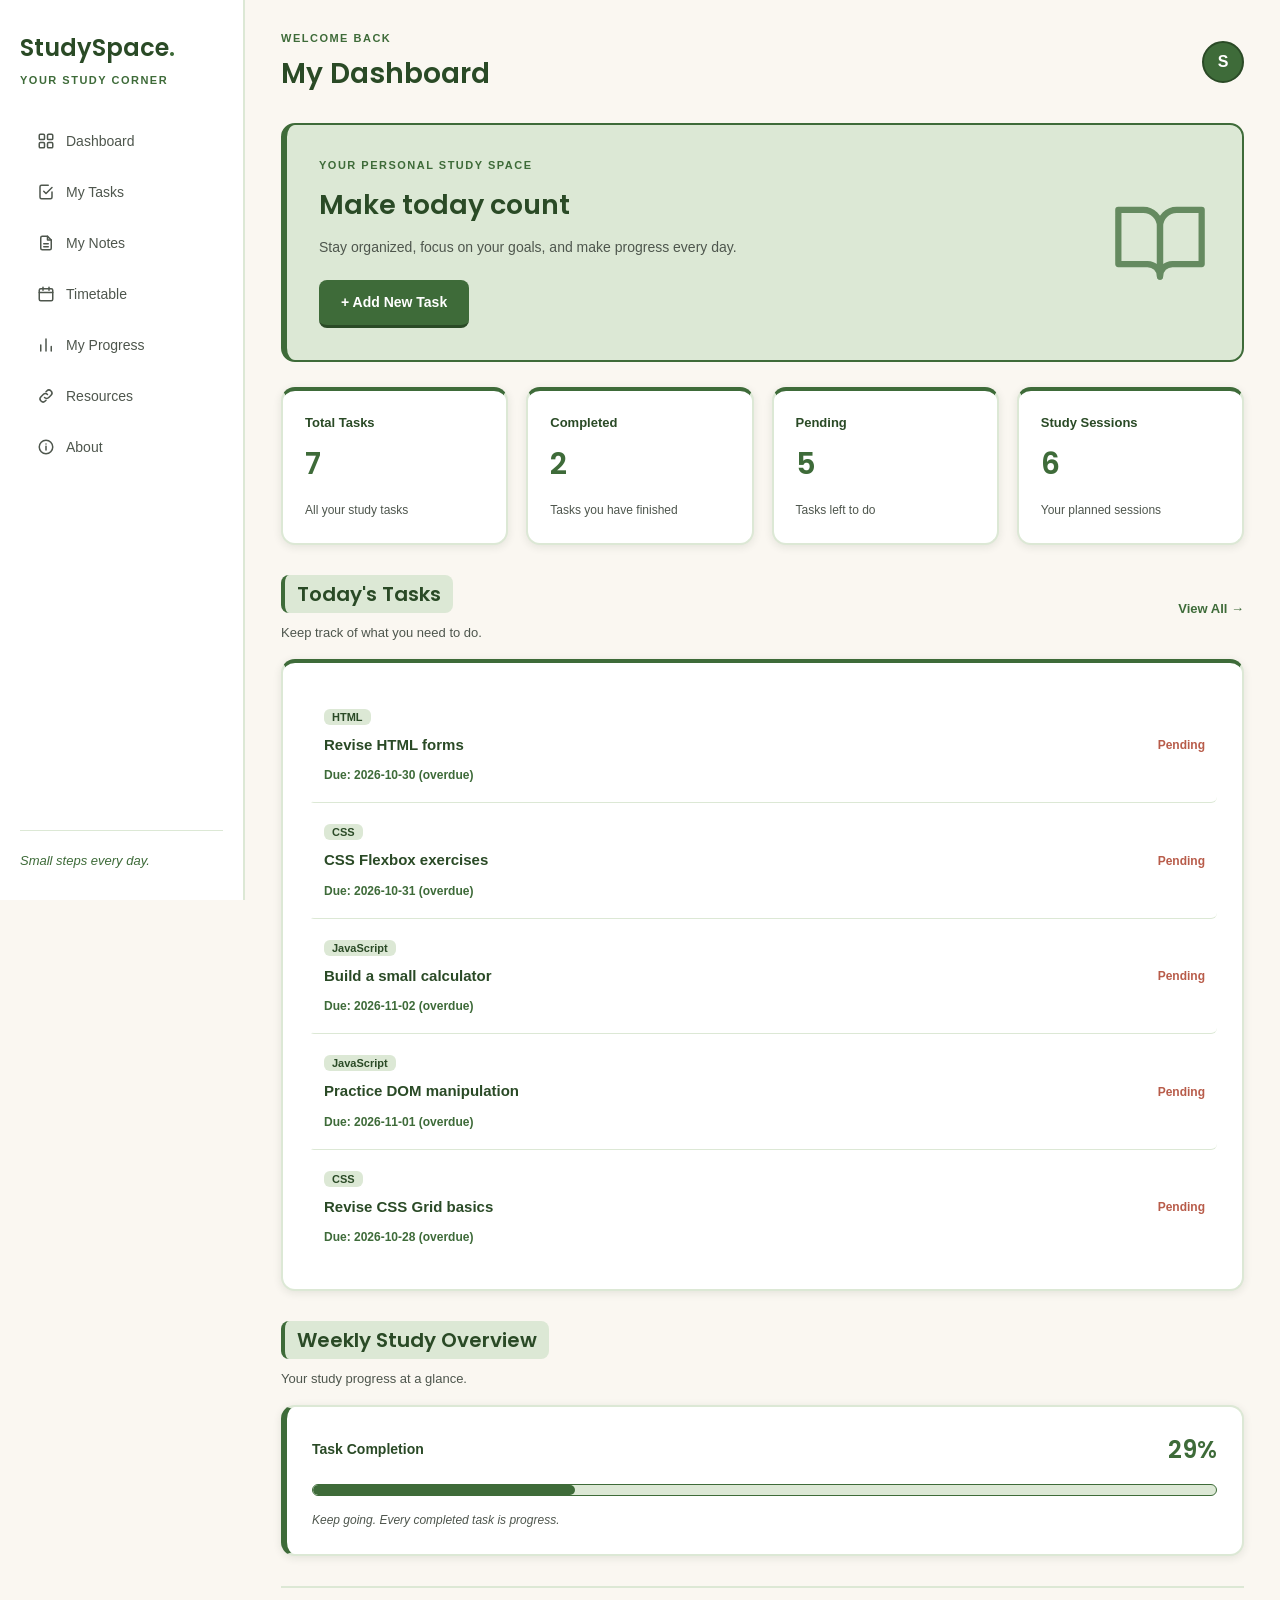
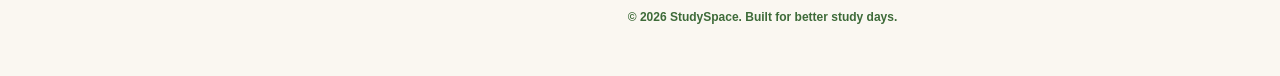
<file: Index.html>
<!DOCTYPE html>
<html lang="en">
<head>
    <meta charset="UTF-8">
    <meta name="viewport" content="width=device-width, initial-scale=1.0">
    <title>Dashboard | StudySpace</title>
    <link rel="preconnect" href="https://fonts.googleapis.com">
    <link rel="preconnect" href="https://fonts.gstatic.com" crossorigin>
    <link href="https://fonts.googleapis.com/css2?family=Poppins:wght@400;500;600&display=swap" rel="stylesheet">
    <link rel="stylesheet" href="assets/style.css">
</head>
<body>

    <div class="container">

        <aside class="sidebar">
            <div class="sidebar-top">
                <h2 class="logo">StudySpace<span>.</span></h2>
                <p class="side-text">YOUR STUDY CORNER</p>
            </div>

            <nav>
                <a href="index.html" class="active">
                    <svg class="icon" viewBox="0 0 24 24"><rect x="3" y="3" width="7" height="7" rx="1.5"/><rect x="14" y="3" width="7" height="7" rx="1.5"/><rect x="3" y="14" width="7" height="7" rx="1.5"/><rect x="14" y="14" width="7" height="7" rx="1.5"/></svg>
                    <span>Dashboard</span>
                </a>
                <a href="tasks.html">
                    <svg class="icon" viewBox="0 0 24 24"><path d="M9 11l3 3 8-8"/><path d="M20 12v7a2 2 0 0 1-2 2H6a2 2 0 0 1-2-2V5a2 2 0 0 1 2-2h9"/></svg>
                    <span>My Tasks</span>
                </a>
                <a href="notes.html">
                    <svg class="icon" viewBox="0 0 24 24"><path d="M14 3H7a2 2 0 0 0-2 2v14a2 2 0 0 0 2 2h10a2 2 0 0 0 2-2V8z"/><path d="M14 3v5h5"/><path d="M9 13h6M9 17h6"/></svg>
                    <span>My Notes</span>
                </a>
                <a href="timetable.html">
                    <svg class="icon" viewBox="0 0 24 24"><rect x="3" y="5" width="18" height="16" rx="2"/><path d="M3 10h18M8 3v4M16 3v4"/></svg>
                    <span>Timetable</span>
                </a>
                <a href="progress.html">
                    <svg class="icon" viewBox="0 0 24 24"><path d="M5 20V12M12 20V4M19 20v-6"/></svg>
                    <span>My Progress</span>
                </a>
                <a href="resources.html">
                    <svg class="icon" viewBox="0 0 24 24"><path d="M10 14a4 4 0 0 0 5.7 0l3-3a4 4 0 0 0-5.7-5.7l-1 1"/><path d="M14 10a4 4 0 0 0-5.7 0l-3 3a4 4 0 0 0 5.7 5.7l1-1"/></svg>
                    <span>Resources</span>
                </a>
                <a href="about.html">
                    <svg class="icon" viewBox="0 0 24 24"><circle cx="12" cy="12" r="9"/><path d="M12 11v5M12 8h.01"/></svg>
                    <span>About</span>
                </a>
            </nav>

            <div class="sidebar-bottom">
                <p>Small steps every day.</p>
            </div>
        </aside>

        <main class="main-content">

            <header class="topbar">
                <div>
                    <p class="welcome-small">WELCOME BACK</p>
                    <h1>My Dashboard</h1>
                </div>
                <div class="profile">S</div>
            </header>

            <section class="welcome-banner">
                <div class="banner-text">
                    <p class="banner-label">YOUR PERSONAL STUDY SPACE</p>
                    <h2>Make today count</h2>
                    <p>Stay organized, focus on your goals, and make progress every day.</p>
                    <a href="tasks.html" class="primary-btn">+ Add New Task</a>
                </div>
                <div class="banner-icon">
                    <svg viewBox="0 0 24 24"><path d="M2 5h6a4 4 0 0 1 4 4v12a3 3 0 0 0-3-3H2z"/><path d="M22 5h-6a4 4 0 0 0-4 4v12a3 3 0 0 1 3-3h7z"/></svg>
                </div>
            </section>

            <section class="stats">
                <div class="stat-card">
                    <p>Total Tasks</p>
                    <h2 id="totalTasks">0</h2>
                    <span>All your study tasks</span>
                </div>
                <div class="stat-card">
                    <p>Completed</p>
                    <h2 id="completedTasks">0</h2>
                    <span>Tasks you have finished</span>
                </div>
                <div class="stat-card">
                    <p>Pending</p>
                    <h2 id="pendingTasks">0</h2>
                    <span>Tasks left to do</span>
                </div>
                <div class="stat-card">
                    <p>Study Sessions</p>
                    <h2 id="totalSessions">0</h2>
                    <span>Your planned sessions</span>
                </div>
            </section>

            <section class="dashboard-section">
                <div class="section-heading">
                    <div>
                        <h2>Today's Tasks</h2>
                        <p>Keep track of what you need to do.</p>
                    </div>
                    <a href="tasks.html" class="view-link">View All &rarr;</a>
                </div>

                <div id="todayTasks" class="task-list">
                    <div class="empty-state">
                        <svg class="empty-icon" viewBox="0 0 24 24"><path d="M9 11l3 3 8-8"/><path d="M20 12v7a2 2 0 0 1-2 2H6a2 2 0 0 1-2-2V5a2 2 0 0 1 2-2h9"/></svg>
                        <h3>No tasks yet</h3>
                        <p>Add your first task and start planning your day.</p>
                    </div>
                </div>
            </section>

            <section class="dashboard-section">
                <div class="section-heading">
                    <div>
                        <h2>Weekly Study Overview</h2>
                        <p>Your study progress at a glance.</p>
                    </div>
                </div>

                <div class="overview-card">
                    <div class="overview-text">
                        <span>Task Completion</span>
                        <h2 id="completionPercent">0%</h2>
                    </div>
                    <div class="progress-track">
                        <div id="completionBar" class="progress-fill"></div>
                    </div>
                    <p>Keep going. Every completed task is progress.</p>
                </div>
            </section>

            <footer>
                &copy; 2026 StudySpace. Built for better study days.
            </footer>

        </main>
    </div>
    
    <script src="assets/Javascript/storage.js"></script>
    <script src="assets/Javascript/data.js"></script>
    <script src="assets/Javascript/main.js"></script>
    <script src="assets/Javascript/dashboard.js"></script>

</body>
</html>
</file>
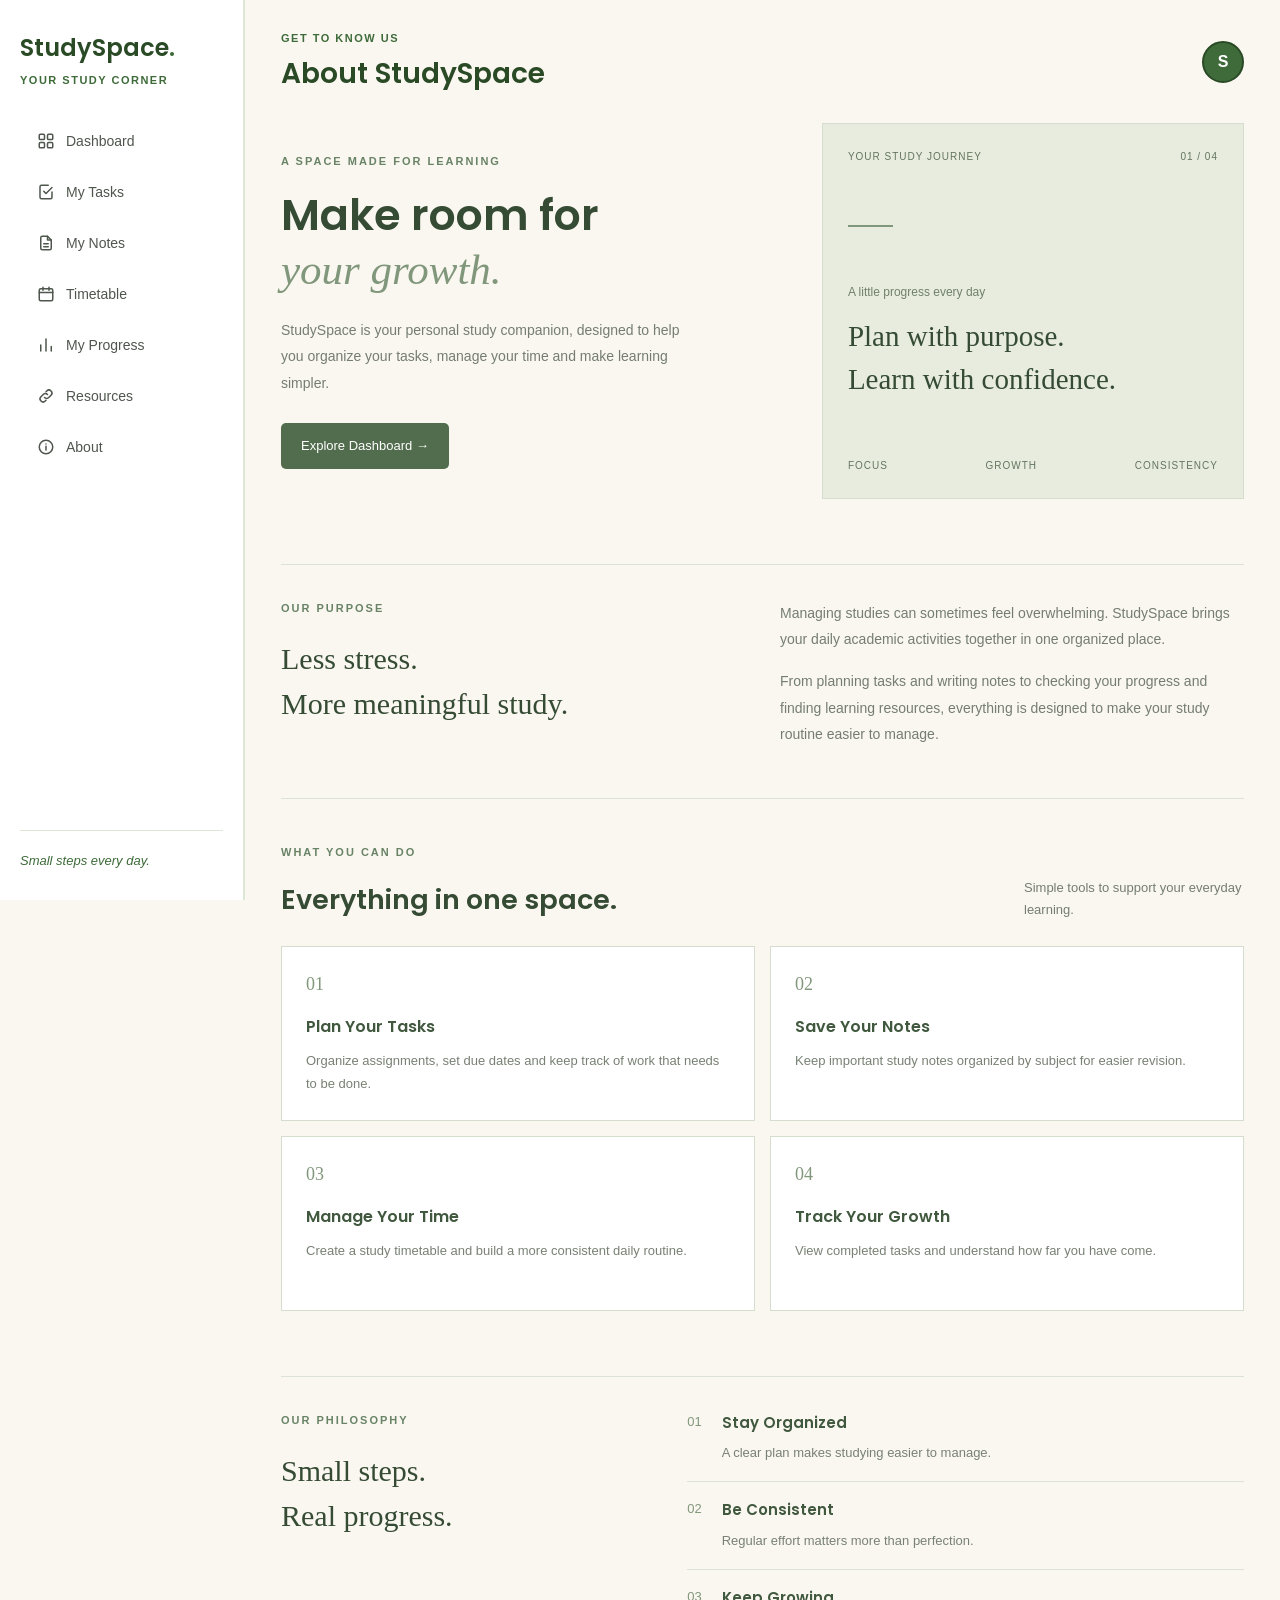
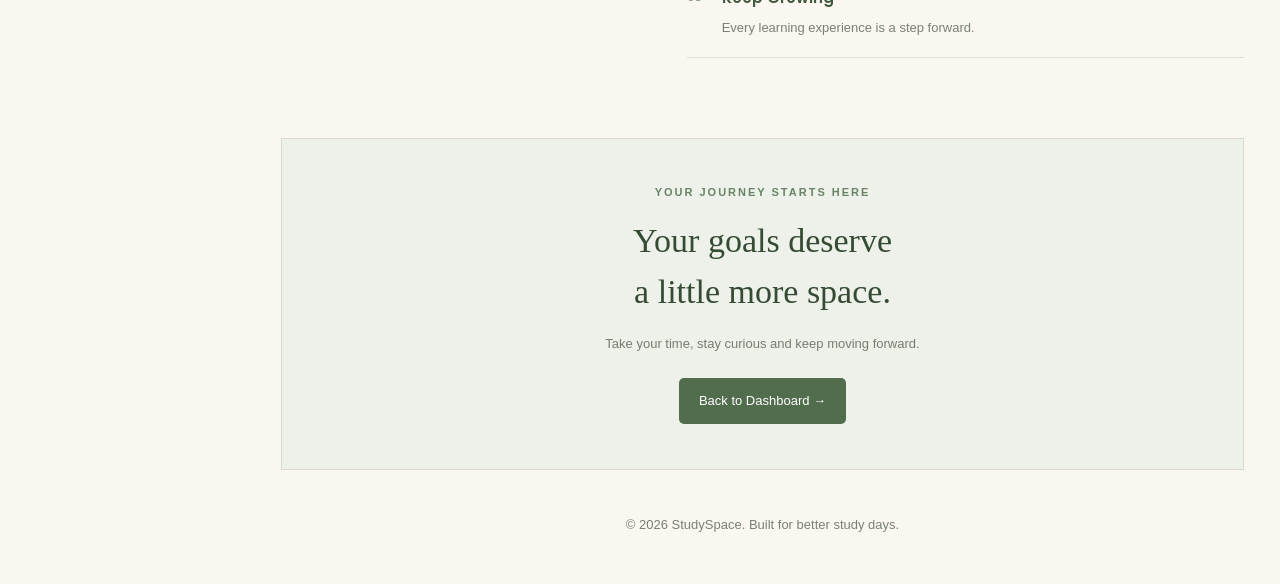
<file: About.html>
<!DOCTYPE html>
<html lang="en">
<head>
    <meta charset="UTF-8">
    <meta name="viewport" content="width=device-width, initial-scale=1.0">
    <title>About StudySpace | StudySpace</title>
    <link rel="preconnect" href="https://fonts.googleapis.com">
    <link rel="preconnect" href="https://fonts.gstatic.com" crossorigin>
    <link href="https://fonts.googleapis.com/css2?family=Poppins:wght@400;500;600&display=swap" rel="stylesheet">
    <link rel="stylesheet" href="assets/style.css">
</head>
<body class="about-page">

    <div class="container">

        <aside class="sidebar">
            <div class="sidebar-top">
                <h2 class="logo">StudySpace<span>.</span></h2>
                <p class="side-text">YOUR STUDY CORNER</p>
            </div>

            <nav>
                <a href="index.html">
                    <svg class="icon" viewBox="0 0 24 24"><rect x="3" y="3" width="7" height="7" rx="1.5"/><rect x="14" y="3" width="7" height="7" rx="1.5"/><rect x="3" y="14" width="7" height="7" rx="1.5"/><rect x="14" y="14" width="7" height="7" rx="1.5"/></svg>
                    <span>Dashboard</span>
                </a>
                <a href="tasks.html">
                    <svg class="icon" viewBox="0 0 24 24"><path d="M9 11l3 3 8-8"/><path d="M20 12v7a2 2 0 0 1-2 2H6a2 2 0 0 1-2-2V5a2 2 0 0 1 2-2h9"/></svg>
                    <span>My Tasks</span>
                </a>
                <a href="notes.html">
                    <svg class="icon" viewBox="0 0 24 24"><path d="M14 3H7a2 2 0 0 0-2 2v14a2 2 0 0 0 2 2h10a2 2 0 0 0 2-2V8z"/><path d="M14 3v5h5"/><path d="M9 13h6M9 17h6"/></svg>
                    <span>My Notes</span>
                </a>
                <a href="timetable.html">
                    <svg class="icon" viewBox="0 0 24 24"><rect x="3" y="5" width="18" height="16" rx="2"/><path d="M3 10h18M8 3v4M16 3v4"/></svg>
                    <span>Timetable</span>
                </a>
                <a href="progress.html">
                    <svg class="icon" viewBox="0 0 24 24"><path d="M5 20V12M12 20V4M19 20v-6"/></svg>
                    <span>My Progress</span>
                </a>
                <a href="resources.html">
                    <svg class="icon" viewBox="0 0 24 24"><path d="M10 14a4 4 0 0 0 5.7 0l3-3a4 4 0 0 0-5.7-5.7l-1 1"/><path d="M14 10a4 4 0 0 0-5.7 0l-3 3a4 4 0 0 0 5.7 5.7l1-1"/></svg>
                    <span>Resources</span>
                </a>
                <a href="about.html" class="active">
                    <svg class="icon" viewBox="0 0 24 24"><circle cx="12" cy="12" r="9"/><path d="M12 11v5M12 8h.01"/></svg>
                    <span>About</span>
                </a>
            </nav>

            <div class="sidebar-bottom">
                <p>Small steps every day.</p>
            </div>
        </aside>

        <main class="main-content">

            <header class="topbar">
                <div>
                    <p class="welcome-small">GET TO KNOW US</p>
                    <h1>About StudySpace</h1>
                </div>
                <div class="profile">S</div>
            </header>

            <section class="about-hero">
                <div class="about-hero-content">
                    <p class="about-label">A SPACE MADE FOR LEARNING</p>
                    <h2>Make room for <span>your growth.</span></h2>
                    <p class="about-description">StudySpace is your personal study companion, designed to help you organize your tasks, manage your time and make learning simpler.</p>
                    <a href="index.html" class="about-button">Explore Dashboard &rarr;</a>
                </div>

                <div class="about-visual">
                    <div class="visual-top">
                        <span>YOUR STUDY JOURNEY</span>
                        <span>01 / 04</span>
                    </div>
                    <div class="visual-line"></div>
                    <div class="visual-content">
                        <p class="visual-small">A little progress every day</p>
                        <h3>Plan with purpose.<br>Learn with confidence.</h3>
                    </div>
                    <div class="visual-bottom">
                        <span>FOCUS</span>
                        <span>GROWTH</span>
                        <span>CONSISTENCY</span>
                    </div>
                </div>
            </section>

            <section class="about-story">
                <div class="story-heading">
                    <p class="about-label">OUR PURPOSE</p>
                    <h2>Less stress.<br>More meaningful study.</h2>
                </div>
                <div class="story-text">
                    <p>Managing studies can sometimes feel overwhelming. StudySpace brings your daily academic activities together in one organized place.</p>
                    <p>From planning tasks and writing notes to checking your progress and finding learning resources, everything is designed to make your study routine easier to manage.</p>
                </div>
            </section>

            <section class="about-features">
                <div class="about-section-heading">
                    <div>
                        <p class="about-label">WHAT YOU CAN DO</p>
                        <h2>Everything in one space.</h2>
                    </div>
                    <p>Simple tools to support your everyday learning.</p>
                </div>

                <div class="about-feature-grid">

                    <div class="about-feature">
                        <span class="feature-number">01</span>
                        <h3>Plan Your Tasks</h3>
                        <p>Organize assignments, set due dates and keep track of work that needs to be done.</p>
                    </div>

                    <div class="about-feature">
                        <span class="feature-number">02</span>
                        <h3>Save Your Notes</h3>
                        <p>Keep important study notes organized by subject for easier revision.</p>
                    </div>

                    <div class="about-feature">
                        <span class="feature-number">03</span>
                        <h3>Manage Your Time</h3>
                        <p>Create a study timetable and build a more consistent daily routine.</p>
                    </div>

                    <div class="about-feature">
                        <span class="feature-number">04</span>
                        <h3>Track Your Growth</h3>
                        <p>View completed tasks and understand how far you have come.</p>
                    </div>

                </div>
            </section>

            <section class="about-values">
                <div class="values-title">
                    <p class="about-label">OUR PHILOSOPHY</p>
                    <h2>Small steps.<br>Real progress.</h2>
                </div>

                <div class="values-list">

                    <div class="value-item">
                        <span>01</span>
                        <div>
                            <h3>Stay Organized</h3>
                            <p>A clear plan makes studying easier to manage.</p>
                        </div>
                    </div>

                    <div class="value-item">
                        <span>02</span>
                        <div>
                            <h3>Be Consistent</h3>
                            <p>Regular effort matters more than perfection.</p>
                        </div>
                    </div>

                    <div class="value-item">
                        <span>03</span>
                        <div>
                            <h3>Keep Growing</h3>
                            <p>Every learning experience is a step forward.</p>
                        </div>
                    </div>

                </div>
            </section>

            <section class="about-ending">
                <p class="about-label">YOUR JOURNEY STARTS HERE</p>
                <h2>Your goals deserve<br>a little more space.</h2>
                <p>Take your time, stay curious and keep moving forward.</p>
                <a href="index.html" class="about-button">Back to Dashboard &rarr;</a>
            </section>

            <footer>
                &copy; 2026 StudySpace. Built for better study days.
            </footer>

        </main>
    </div>

    <script src="assets/Javascript/storage.js"></script>
    <script src="assets/Javascript/data.js"></script>
    <script src="assets/Javascript/main.js"></script>

</body>
</html>
</file>
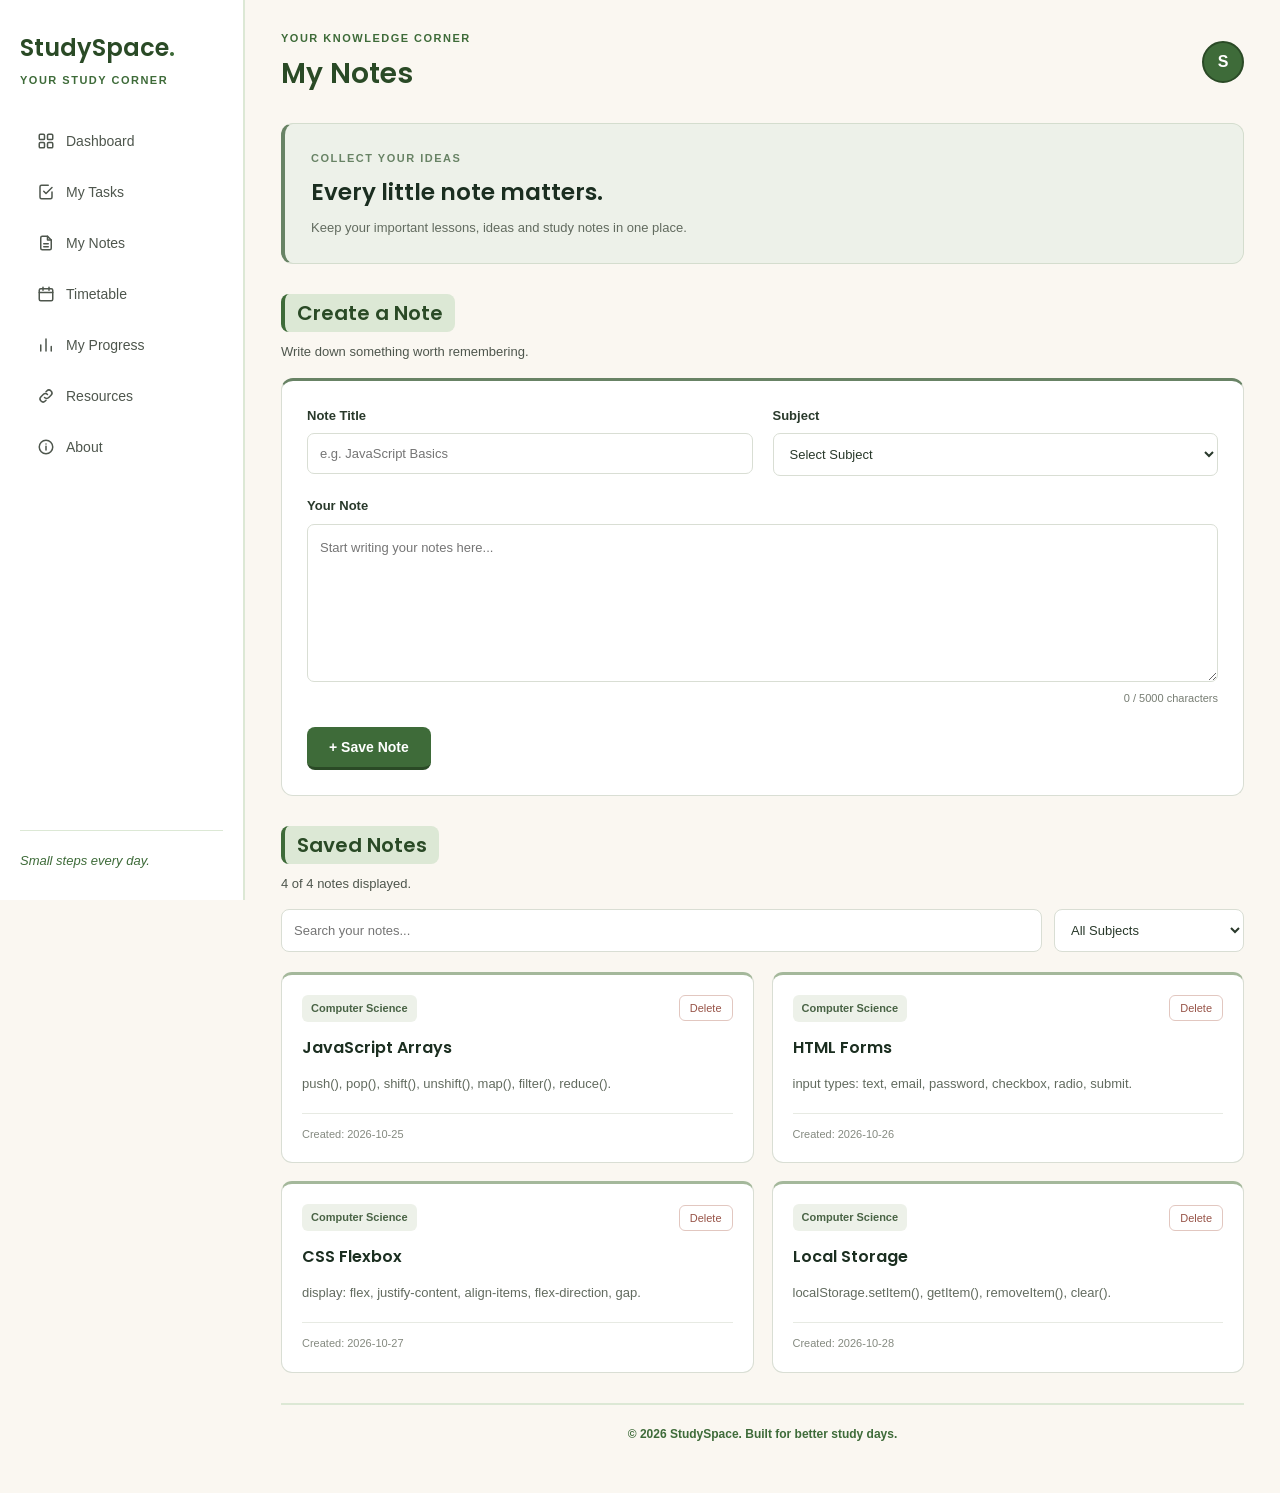
<file: Notes.html>
<!DOCTYPE html>
<html lang="en">
<head>
    <meta charset="UTF-8">
    <meta name="viewport" content="width=device-width, initial-scale=1.0">
    <title>My Notes | StudySpace</title>
    <link rel="preconnect" href="https://fonts.googleapis.com">
    <link rel="preconnect" href="https://fonts.gstatic.com" crossorigin>
    <link href="https://fonts.googleapis.com/css2?family=Poppins:wght@400;500;600&display=swap" rel="stylesheet">
    <link rel="stylesheet" href="assets/style.css">
</head>
<body class="notes-page">

    <div class="container">

        <aside class="sidebar">
            <div class="sidebar-top">
                <h2 class="logo">StudySpace<span>.</span></h2>
                <p class="side-text">YOUR STUDY CORNER</p>
            </div>

            <nav>
                <a href="index.html">
                    <svg class="icon" viewBox="0 0 24 24"><rect x="3" y="3" width="7" height="7" rx="1.5"/><rect x="14" y="3" width="7" height="7" rx="1.5"/><rect x="3" y="14" width="7" height="7" rx="1.5"/><rect x="14" y="14" width="7" height="7" rx="1.5"/></svg>
                    <span>Dashboard</span>
                </a>
                <a href="tasks.html">
                    <svg class="icon" viewBox="0 0 24 24"><path d="M9 11l3 3 8-8"/><path d="M20 12v7a2 2 0 0 1-2 2H6a2 2 0 0 1-2-2V5a2 2 0 0 1 2-2h9"/></svg>
                    <span>My Tasks</span>
                </a>
                <a href="notes.html" class="active">
                    <svg class="icon" viewBox="0 0 24 24"><path d="M14 3H7a2 2 0 0 0-2 2v14a2 2 0 0 0 2 2h10a2 2 0 0 0 2-2V8z"/><path d="M14 3v5h5"/><path d="M9 13h6M9 17h6"/></svg>
                    <span>My Notes</span>
                </a>
                <a href="timetable.html">
                    <svg class="icon" viewBox="0 0 24 24"><rect x="3" y="5" width="18" height="16" rx="2"/><path d="M3 10h18M8 3v4M16 3v4"/></svg>
                    <span>Timetable</span>
                </a>
                <a href="progress.html">
                    <svg class="icon" viewBox="0 0 24 24"><path d="M5 20V12M12 20V4M19 20v-6"/></svg>
                    <span>My Progress</span>
                </a>
                <a href="resources.html">
                    <svg class="icon" viewBox="0 0 24 24"><path d="M10 14a4 4 0 0 0 5.7 0l3-3a4 4 0 0 0-5.7-5.7l-1 1"/><path d="M14 10a4 4 0 0 0-5.7 0l-3 3a4 4 0 0 0 5.7 5.7l1-1"/></svg>
                    <span>Resources</span>
                </a>
                <a href="about.html">
                    <svg class="icon" viewBox="0 0 24 24"><circle cx="12" cy="12" r="9"/><path d="M12 11v5M12 8h.01"/></svg>
                    <span>About</span>
                </a>
            </nav>

            <div class="sidebar-bottom">
                <p>Small steps every day.</p>
            </div>
        </aside>

        <main class="main-content">

            <header class="topbar">
                <div>
                    <p class="welcome-small">YOUR KNOWLEDGE CORNER</p>
                    <h1>My Notes</h1>
                </div>
                <div class="profile">S</div>
            </header>

            <section class="notes-intro">
                <p class="notes-label">COLLECT YOUR IDEAS</p>
                <h2>Every little note matters.</h2>
                <p>Keep your important lessons, ideas and study notes in one place.</p>
            </section>

            <section class="dashboard-section">
                <div class="section-heading">
                    <div>
                        <h2>Create a Note</h2>
                        <p>Write down something worth remembering.</p>
                    </div>
                </div>

                <form id="noteForm" class="notes-form">

                    <div class="form-group">
                        <label for="noteTitle">Note Title</label>
                        <input type="text" id="noteTitle" placeholder="e.g. JavaScript Basics" maxlength="80" required>
                    </div>

                    <div class="form-group">
                        <label for="noteSubject">Subject</label>
                        <select id="noteSubject" required>
                            <option value="">Select Subject</option>
                            <option value="Computer Science">Computer Science</option>
                            <option value="Mathematics">Mathematics</option>
                            <option value="Physics">Physics</option>
                            <option value="Chemistry">Chemistry</option>
                            <option value="English">English</option>
                            <option value="Biology">Biology</option>
                            <option value="Other">Other</option>
                        </select>
                    </div>

                    <div class="form-group notes-full">
                        <label for="noteContent">Your Note</label>
                        <textarea id="noteContent" rows="6" maxlength="5000" placeholder="Start writing your notes here..." required></textarea>
                        <small id="characterCount">0 / 5000 characters</small>
                    </div>

                    <p id="noteError" class="notes-error notes-full" hidden></p>

                    <button type="submit" class="primary-btn">+ Save Note</button>

                </form>
            </section>

            <section class="dashboard-section">
                <div class="section-heading">
                    <div>
                        <h2>Saved Notes</h2>
                        <p id="noteSummary">Your personal study notes.</p>
                    </div>
                </div>

                <div class="notes-toolbar">
                    <input type="search" id="searchNotes" placeholder="Search your notes..." aria-label="Search notes">
                    <select id="filterSubject" aria-label="Filter notes by subject">
                        <option value="all">All Subjects</option>
                        <option value="Computer Science">Computer Science</option>
                        <option value="Mathematics">Mathematics</option>
                        <option value="Physics">Physics</option>
                        <option value="Chemistry">Chemistry</option>
                        <option value="English">English</option>
                        <option value="Biology">Biology</option>
                        <option value="Other">Other</option>
                    </select>
                </div>

                <div id="notesList" class="notes-grid">
                    <div class="notes-empty">
                        <h3>No notes yet</h3>
                        <p>Create your first note to get started.</p>
                    </div>
                </div>
            </section>

            <footer>
                &copy; 2026 StudySpace. Built for better study days.
            </footer>

        </main>
    </div>

     <script src="assets/Javascript/storage.js"></script>
    <script src="assets/Javascript/data.js"></script>
    <script src="assets/Javascript/main.js"></script>
    <script src="assets/Javascript/notes.js"></script>

</body>
</html>
</file>
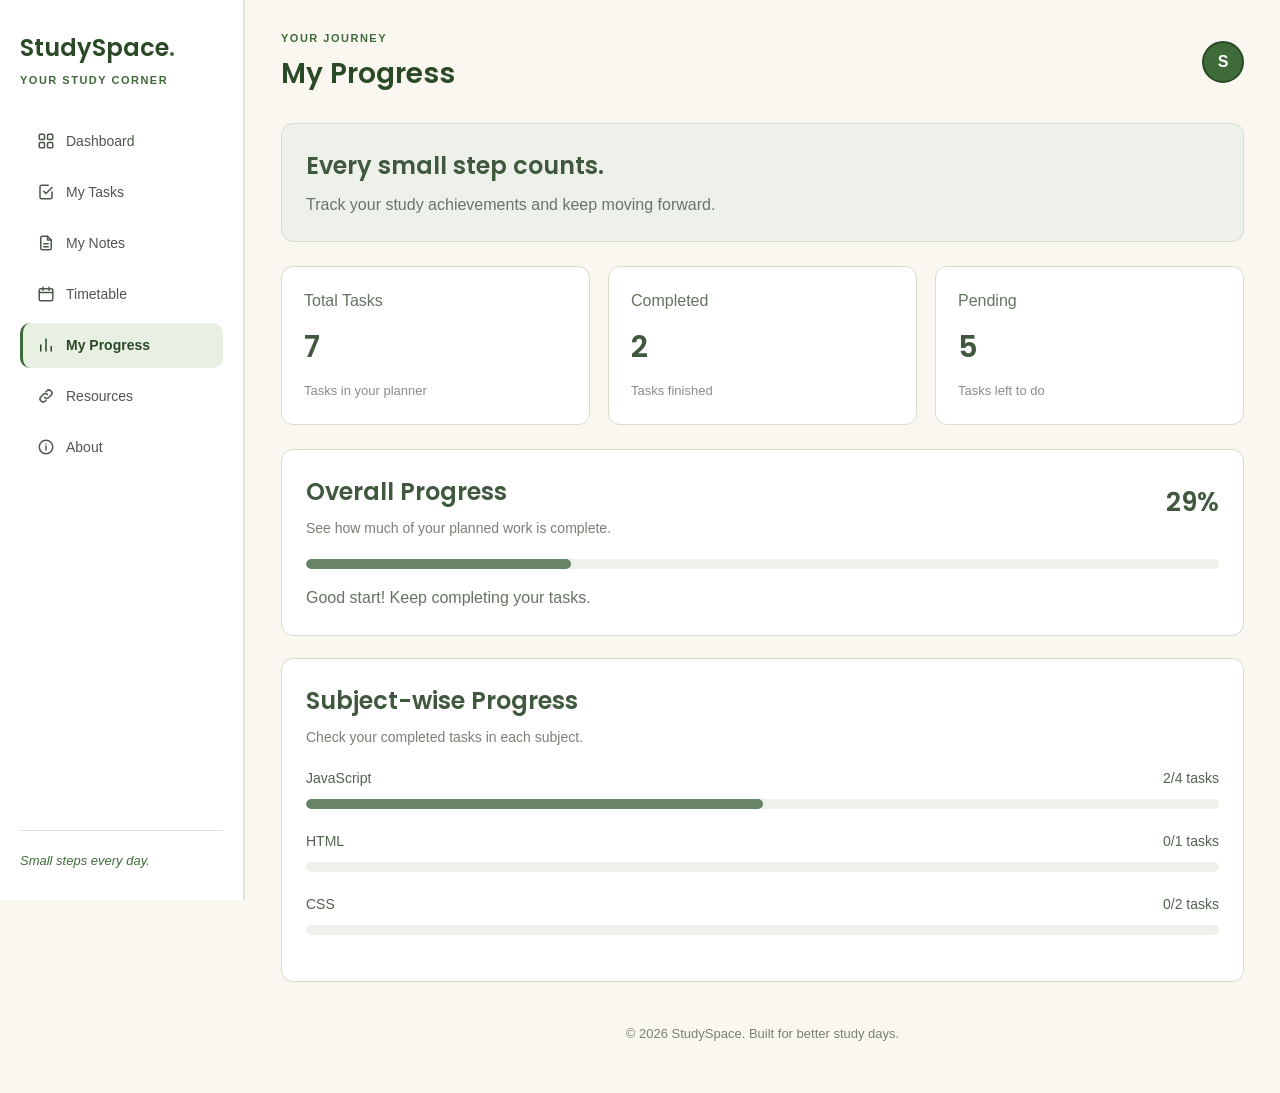
<file: progress.html>
<!DOCTYPE html>
<html lang="en">
<head>
    <meta charset="UTF-8">
    <meta name="viewport" content="width=device-width, initial-scale=1.0">
    <title>My Progress | StudySpace</title>
    <link rel="preconnect" href="https://fonts.googleapis.com">
    <link rel="preconnect" href="https://fonts.gstatic.com" crossorigin>
    <link href="https://fonts.googleapis.com/css2?family=Poppins:wght@400;500;600&display=swap" rel="stylesheet">
    <link rel="stylesheet" href="assets/style.css">

</head>
<body class="progress-page">

    <div class="container">

        <aside class="sidebar">
            <div class="sidebar-top">
                <h2 class="logo">StudySpace<span>.</span></h2>
                <p class="side-text">YOUR STUDY CORNER</p>
            </div>

            <nav>
                <a href="index.html">
                    <svg class="icon" viewBox="0 0 24 24"><rect x="3" y="3" width="7" height="7" rx="1.5"/><rect x="14" y="3" width="7" height="7" rx="1.5"/><rect x="3" y="14" width="7" height="7" rx="1.5"/><rect x="14" y="14" width="7" height="7" rx="1.5"/></svg>
                    <span>Dashboard</span>
                </a>
                <a href="tasks.html">
                    <svg class="icon" viewBox="0 0 24 24"><path d="M9 11l3 3 8-8"/><path d="M20 12v7a2 2 0 0 1-2 2H6a2 2 0 0 1-2-2V5a2 2 0 0 1 2-2h9"/></svg>
                    <span>My Tasks</span>
                </a>
                <a href="notes.html">
                    <svg class="icon" viewBox="0 0 24 24"><path d="M14 3H7a2 2 0 0 0-2 2v14a2 2 0 0 0 2 2h10a2 2 0 0 0 2-2V8z"/><path d="M14 3v5h5"/><path d="M9 13h6M9 17h6"/></svg>
                    <span>My Notes</span>
                </a>
                <a href="timetable.html">
                    <svg class="icon" viewBox="0 0 24 24"><rect x="3" y="5" width="18" height="16" rx="2"/><path d="M3 10h18M8 3v4M16 3v4"/></svg>
                    <span>Timetable</span>
                </a>
                <a href="progress.html" class="active">
                    <svg class="icon" viewBox="0 0 24 24"><path d="M5 20V12M12 20V4M19 20v-6"/></svg>
                    <span>My Progress</span>
                </a>
                <a href="resources.html">
                    <svg class="icon" viewBox="0 0 24 24"><path d="M10 14a4 4 0 0 0 5.7 0l3-3a4 4 0 0 0-5.7-5.7l-1 1"/><path d="M14 10a4 4 0 0 0-5.7 0l-3 3a4 4 0 0 0 5.7 5.7l1-1"/></svg>
                    <span>Resources</span>
                </a>
                <a href="about.html">
                    <svg class="icon" viewBox="0 0 24 24"><circle cx="12" cy="12" r="9"/><path d="M12 11v5M12 8h.01"/></svg>
                    <span>About</span>
                </a>
            </nav>

            <div class="sidebar-bottom">
                <p>Small steps every day.</p>
            </div>
        </aside>

        <main class="main-content">

            <header class="topbar">
                <div>
                    <p class="welcome-small">YOUR JOURNEY</p>
                    <h1>My Progress</h1>
                </div>
                <div class="profile">S</div>
            </header>

            <section class="progress-intro">
                <h2>Every small step counts.</h2>
                <p>Track your study achievements and keep moving forward.</p>
            </section>

            <section class="progress-stats">
                <div class="progress-card">
                    <p>Total Tasks</p>
                    <h2 id="totalTasks">0</h2>
                    <span>Tasks in your planner</span>
                </div>
                <div class="progress-card">
                    <p>Completed</p>
                    <h2 id="completedTasks">0</h2>
                    <span>Tasks finished</span>
                </div>
                <div class="progress-card">
                    <p>Pending</p>
                    <h2 id="pendingTasks">0</h2>
                    <span>Tasks left to do</span>
                </div>
            </section>

            <section class="progress-panel">
                <div class="progress-heading">
                    <div>
                        <h2>Overall Progress</h2>
                        <p>See how much of your planned work is complete.</p>
                    </div>
                    <h2 id="progressPercent">0%</h2>
                </div>

                <div class="progress-track">
                    <div class="progress-fill" id="progressFill"></div>
                </div>

                <p class="progress-message" id="progressMessage">Add your first task to begin your progress journey.</p>
            </section>

            <section class="progress-panel">
                <div class="progress-heading">
                    <div>
                        <h2>Subject-wise Progress</h2>
                        <p>Check your completed tasks in each subject.</p>
                    </div>
                </div>

                <div id="subjectProgress" class="subject-progress-list">
                    <p class="empty-progress">Your subject progress will appear here.</p>
                </div>
            </section>

            <footer>
                &copy; 2026 StudySpace. Built for better study days.
            </footer>

        </main>
    </div>
     <script src="assets/Javascript/storage.js"></script>
    <script src="assets/Javascript/data.js"></script>
    <script src="assets/Javascript/main.js"></script>
    <script src="assets/Javascript/progress.js"></script>


</body>
</html>
</file>
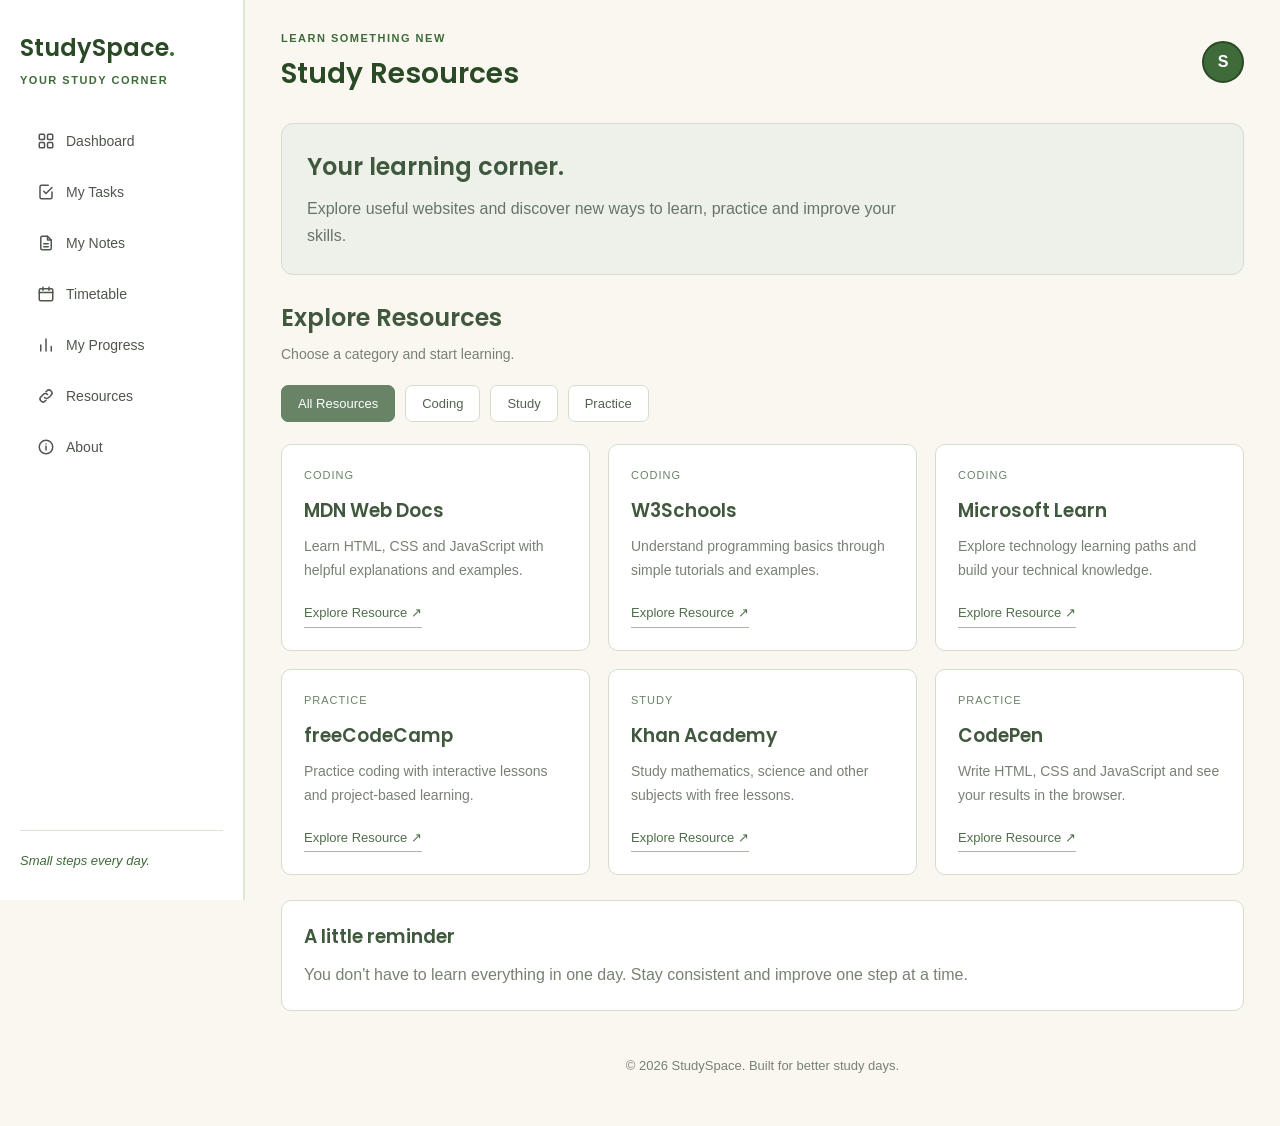
<file: Resources.html>
<!DOCTYPE html>
<html lang="en">
<head>
    <meta charset="UTF-8">
    <meta name="viewport" content="width=device-width, initial-scale=1.0">
    <title>Resources | StudySpace</title>
    <link rel="preconnect" href="https://fonts.googleapis.com">
    <link rel="preconnect" href="https://fonts.gstatic.com" crossorigin>
    <link href="https://fonts.googleapis.com/css2?family=Poppins:wght@400;500;600&display=swap" rel="stylesheet">
    <link rel="stylesheet" href="assets/style.css">

</head>
<body class="resources-page">

    <div class="container">

        <aside class="sidebar">
            <div class="sidebar-top">
                <h2 class="logo">StudySpace<span>.</span></h2>
                <p class="side-text">YOUR STUDY CORNER</p>
            </div>

            <nav>
                <a href="index.html">
                    <svg class="icon" viewBox="0 0 24 24"><rect x="3" y="3" width="7" height="7" rx="1.5"/><rect x="14" y="3" width="7" height="7" rx="1.5"/><rect x="3" y="14" width="7" height="7" rx="1.5"/><rect x="14" y="14" width="7" height="7" rx="1.5"/></svg>
                    <span>Dashboard</span>
                </a>
                <a href="tasks.html">
                    <svg class="icon" viewBox="0 0 24 24"><path d="M9 11l3 3 8-8"/><path d="M20 12v7a2 2 0 0 1-2 2H6a2 2 0 0 1-2-2V5a2 2 0 0 1 2-2h9"/></svg>
                    <span>My Tasks</span>
                </a>
                <a href="notes.html">
                    <svg class="icon" viewBox="0 0 24 24"><path d="M14 3H7a2 2 0 0 0-2 2v14a2 2 0 0 0 2 2h10a2 2 0 0 0 2-2V8z"/><path d="M14 3v5h5"/><path d="M9 13h6M9 17h6"/></svg>
                    <span>My Notes</span>
                </a>
                <a href="timetable.html">
                    <svg class="icon" viewBox="0 0 24 24"><rect x="3" y="5" width="18" height="16" rx="2"/><path d="M3 10h18M8 3v4M16 3v4"/></svg>
                    <span>Timetable</span>
                </a>
                <a href="progress.html">
                    <svg class="icon" viewBox="0 0 24 24"><path d="M5 20V12M12 20V4M19 20v-6"/></svg>
                    <span>My Progress</span>
                </a>
                <a href="resources.html" class="active">
                    <svg class="icon" viewBox="0 0 24 24"><path d="M10 14a4 4 0 0 0 5.7 0l3-3a4 4 0 0 0-5.7-5.7l-1 1"/><path d="M14 10a4 4 0 0 0-5.7 0l-3 3a4 4 0 0 0 5.7 5.7l1-1"/></svg>
                    <span>Resources</span>
                </a>
                <a href="about.html">
                    <svg class="icon" viewBox="0 0 24 24"><circle cx="12" cy="12" r="9"/><path d="M12 11v5M12 8h.01"/></svg>
                    <span>About</span>
                </a>
            </nav>

            <div class="sidebar-bottom">
                <p>Small steps every day.</p>
            </div>
        </aside>

        <main class="main-content">

            <header class="topbar">
                <div>
                    <p class="welcome-small">LEARN SOMETHING NEW</p>
                    <h1>Study Resources</h1>
                </div>
                <div class="profile">S</div>
            </header>

            <section class="resources-intro">
                <h2>Your learning corner.</h2>
                <p>Explore useful websites and discover new ways to learn, practice and improve your skills.</p>
            </section>

            <section class="resources-section">
                <div class="resources-heading">
                    <h2>Explore Resources</h2>
                    <p>Choose a category and start learning.</p>
                </div>

                <div class="resource-filters">
                    <button class="resource-filter active" data-category="all">All Resources</button>
                    <button class="resource-filter" data-category="coding">Coding</button>
                    <button class="resource-filter" data-category="study">Study</button>
                    <button class="resource-filter" data-category="practice">Practice</button>
                </div>

                <div class="resources-grid">

                    <div class="resource-card" data-category="coding">
                        <span class="resource-category">CODING</span>
                        <h3>MDN Web Docs</h3>
                        <p>Learn HTML, CSS and JavaScript with helpful explanations and examples.</p>
                        <a href="https://developer.mozilla.org/" target="_blank" rel="noopener noreferrer">Explore Resource &#8599;</a>
                    </div>

                    <div class="resource-card" data-category="coding">
                        <span class="resource-category">CODING</span>
                        <h3>W3Schools</h3>
                        <p>Understand programming basics through simple tutorials and examples.</p>
                        <a href="https://www.w3schools.com/" target="_blank" rel="noopener noreferrer">Explore Resource &#8599;</a>
                    </div>

                    <div class="resource-card" data-category="coding">
                        <span class="resource-category">CODING</span>
                        <h3>Microsoft Learn</h3>
                        <p>Explore technology learning paths and build your technical knowledge.</p>
                        <a href="https://learn.microsoft.com/" target="_blank" rel="noopener noreferrer">Explore Resource &#8599;</a>
                    </div>

                    <div class="resource-card" data-category="practice">
                        <span class="resource-category">PRACTICE</span>
                        <h3>freeCodeCamp</h3>
                        <p>Practice coding with interactive lessons and project-based learning.</p>
                        <a href="https://www.freecodecamp.org/" target="_blank" rel="noopener noreferrer">Explore Resource &#8599;</a>
                    </div>

                    <div class="resource-card" data-category="study">
                        <span class="resource-category">STUDY</span>
                        <h3>Khan Academy</h3>
                        <p>Study mathematics, science and other subjects with free lessons.</p>
                        <a href="https://www.khanacademy.org/" target="_blank" rel="noopener noreferrer">Explore Resource &#8599;</a>
                    </div>

                    <div class="resource-card" data-category="practice">
                        <span class="resource-category">PRACTICE</span>
                        <h3>CodePen</h3>
                        <p>Write HTML, CSS and JavaScript and see your results in the browser.</p>
                        <a href="https://codepen.io/" target="_blank" rel="noopener noreferrer">Explore Resource &#8599;</a>
                    </div>

                </div>
            </section>

            <section class="resource-tip">
                <h3>A little reminder</h3>
                <p>You don't have to learn everything in one day. Stay consistent and improve one step at a time.</p>
            </section>

            <footer>
                &copy; 2026 StudySpace. Built for better study days.
            </footer>

        </main>
    </div>
     <script src="assets/Javascript/storage.js"></script>
    <script src="assets/Javascript/data.js"></script>
    <script src="assets/Javascript/main.js"></script>
    <script src="assets/Javascript/resources.js"></script>

</body>
</html>
</file>
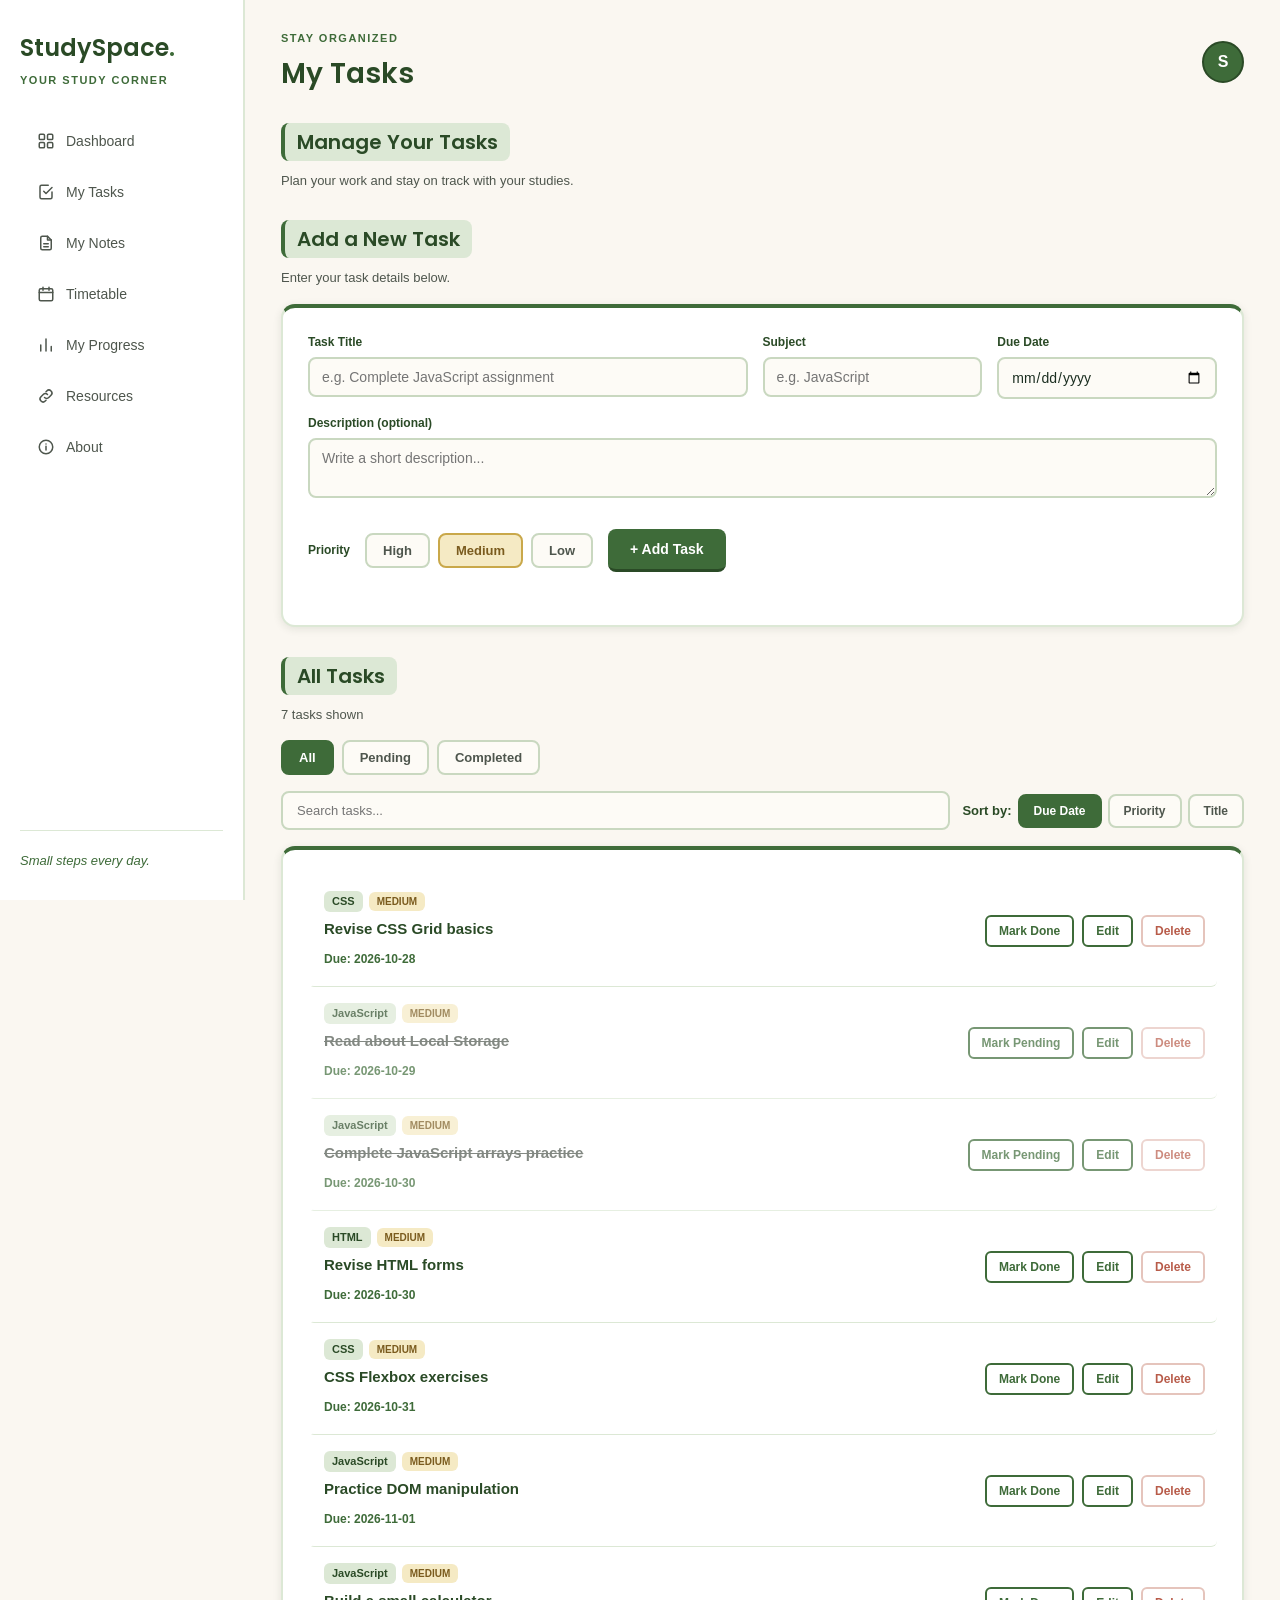
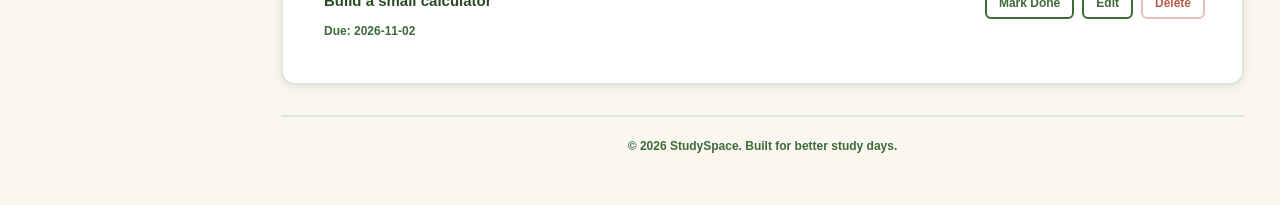
<file: Tasks.html>
<!DOCTYPE html>
<html lang="en">
<head>
    <meta charset="UTF-8">
    <meta name="viewport" content="width=device-width, initial-scale=1.0">
    <title>My Tasks | StudySpace</title>
    <link rel="preconnect" href="https://fonts.googleapis.com">
    <link rel="preconnect" href="https://fonts.gstatic.com" crossorigin>
    <link href="https://fonts.googleapis.com/css2?family=Poppins:wght@400;500;600&display=swap" rel="stylesheet">
    <link rel="stylesheet" href="assets/style.css">
</head>
<body>

    <div class="container">

        <aside class="sidebar">
            <div class="sidebar-top">
                <h2 class="logo">StudySpace<span>.</span></h2>
                <p class="side-text">YOUR STUDY CORNER</p>
            </div>

            <nav>
                <a href="index.html">
                    <svg class="icon" viewBox="0 0 24 24"><rect x="3" y="3" width="7" height="7" rx="1.5"/><rect x="14" y="3" width="7" height="7" rx="1.5"/><rect x="3" y="14" width="7" height="7" rx="1.5"/><rect x="14" y="14" width="7" height="7" rx="1.5"/></svg>
                    <span>Dashboard</span>
                </a>
                <a href="tasks.html" class="active">
                    <svg class="icon" viewBox="0 0 24 24"><path d="M9 11l3 3 8-8"/><path d="M20 12v7a2 2 0 0 1-2 2H6a2 2 0 0 1-2-2V5a2 2 0 0 1 2-2h9"/></svg>
                    <span>My Tasks</span>
                </a>
                <a href="notes.html">
                    <svg class="icon" viewBox="0 0 24 24"><path d="M14 3H7a2 2 0 0 0-2 2v14a2 2 0 0 0 2 2h10a2 2 0 0 0 2-2V8z"/><path d="M14 3v5h5"/><path d="M9 13h6M9 17h6"/></svg>
                    <span>My Notes</span>
                </a>
                <a href="timetable.html">
                    <svg class="icon" viewBox="0 0 24 24"><rect x="3" y="5" width="18" height="16" rx="2"/><path d="M3 10h18M8 3v4M16 3v4"/></svg>
                    <span>Timetable</span>
                </a>
                <a href="progress.html">
                    <svg class="icon" viewBox="0 0 24 24"><path d="M5 20V12M12 20V4M19 20v-6"/></svg>
                    <span>My Progress</span>
                </a>
                <a href="resources.html">
                    <svg class="icon" viewBox="0 0 24 24"><path d="M10 14a4 4 0 0 0 5.7 0l3-3a4 4 0 0 0-5.7-5.7l-1 1"/><path d="M14 10a4 4 0 0 0-5.7 0l-3 3a4 4 0 0 0 5.7 5.7l1-1"/></svg>
                    <span>Resources</span>
                </a>
                <a href="about.html">
                    <svg class="icon" viewBox="0 0 24 24"><circle cx="12" cy="12" r="9"/><path d="M12 11v5M12 8h.01"/></svg>
                    <span>About</span>
                </a>
            </nav>

            <div class="sidebar-bottom">
                <p>Small steps every day.</p>
            </div>
        </aside>

        <main class="main-content">

            <header class="topbar">
                <div>
                    <p class="welcome-small">STAY ORGANIZED</p>
                    <h1>My Tasks</h1>
                </div>
                <div class="profile">S</div>
            </header>

            <section class="dashboard-section">
                <div class="section-heading">
                    <div>
                        <h2>Manage Your Tasks</h2>
                        <p>Plan your work and stay on track with your studies.</p>
                    </div>
                </div>
            </section>

            <section class="dashboard-section">
                <div class="section-heading">
                    <div>
                        <h2>Add a New Task</h2>
                        <p>Enter your task details below.</p>
                    </div>
                </div>

                <div class="form-card">

                    <div class="form-row">
                        <div class="form-group">
                            <label for="taskTitle">Task Title</label>
                            <input type="text" id="taskTitle" placeholder="e.g. Complete JavaScript assignment">
                        </div>
                        <div class="form-group">
                            <label for="taskSubject">Subject</label>
                            <input type="text" id="taskSubject" placeholder="e.g. JavaScript">
                        </div>
                        <div class="form-group">
                            <label for="taskDue">Due Date</label>
                            <input type="date" id="taskDue">
                        </div>
                    </div>

                    <div class="form-group">
                        <label for="taskDescription">Description (optional)</label>
                        <textarea id="taskDescription" rows="2" placeholder="Write a short description..."></textarea>
                    </div>

                    <div class="form-row-priority">
                        <label>Priority</label>
                        <div class="priority-buttons">
                            <button type="button" class="priority-btn" data-priority="High" onclick="setPriority('High')">High</button>
                            <button type="button" class="priority-btn active" data-priority="Medium" onclick="setPriority('Medium')">Medium</button>
                            <button type="button" class="priority-btn" data-priority="Low" onclick="setPriority('Low')">Low</button>
                        </div>
                        <button onclick="addTask()" class="primary-btn" id="submitBtn">+ Add Task</button>
                    </div>

                    <p id="formError" class="form-error"></p>

                </div>
            </section>

            <section class="dashboard-section">
                <div class="section-heading">
                    <div>
                        <h2>All Tasks</h2>
                        <p id="taskCount">0 tasks shown</p>
                    </div>
                </div>

                <div class="filter-buttons">
                    <button class="filter-btn active" onclick="setFilter('all')">All</button>
                    <button class="filter-btn" onclick="setFilter('pending')">Pending</button>
                    <button class="filter-btn" onclick="setFilter('completed')">Completed</button>
                </div>

                <div class="tasks-toolbar">
                    <input type="text" id="searchInput" placeholder="Search tasks..." oninput="showTasks()">
                    <div class="sort-buttons">
                        <span class="sort-label">Sort by:</span>
                        <button class="sort-btn active" data-sort="due" onclick="setSort('due')">Due Date</button>
                        <button class="sort-btn" data-sort="priority" onclick="setSort('priority')">Priority</button>
                        <button class="sort-btn" data-sort="title" onclick="setSort('title')">Title</button>
                    </div>
                </div>

                <div id="taskList" class="task-list">
                    <div class="empty-state">
                        <svg class="empty-icon" viewBox="0 0 24 24"><path d="M9 11l3 3 8-8"/><path d="M20 12v7a2 2 0 0 1-2 2H6a2 2 0 0 1-2-2V5a2 2 0 0 1 2-2h9"/></svg>
                        <h3>No tasks yet</h3>
                        <p>Add your first task to organize your study routine.</p>
                    </div>
                </div>
            </section>

            <footer>
                &copy; 2026 StudySpace. Built for better study days.
            </footer>

        </main>
    </div>

     <script src="assets/Javascript/storage.js"></script>
    <script src="assets/Javascript/data.js"></script>
    <script src="assets/Javascript/main.js"></script>
    <script src="assets/Javascript/tasks.js"></script>

</body>
</html>
</file>
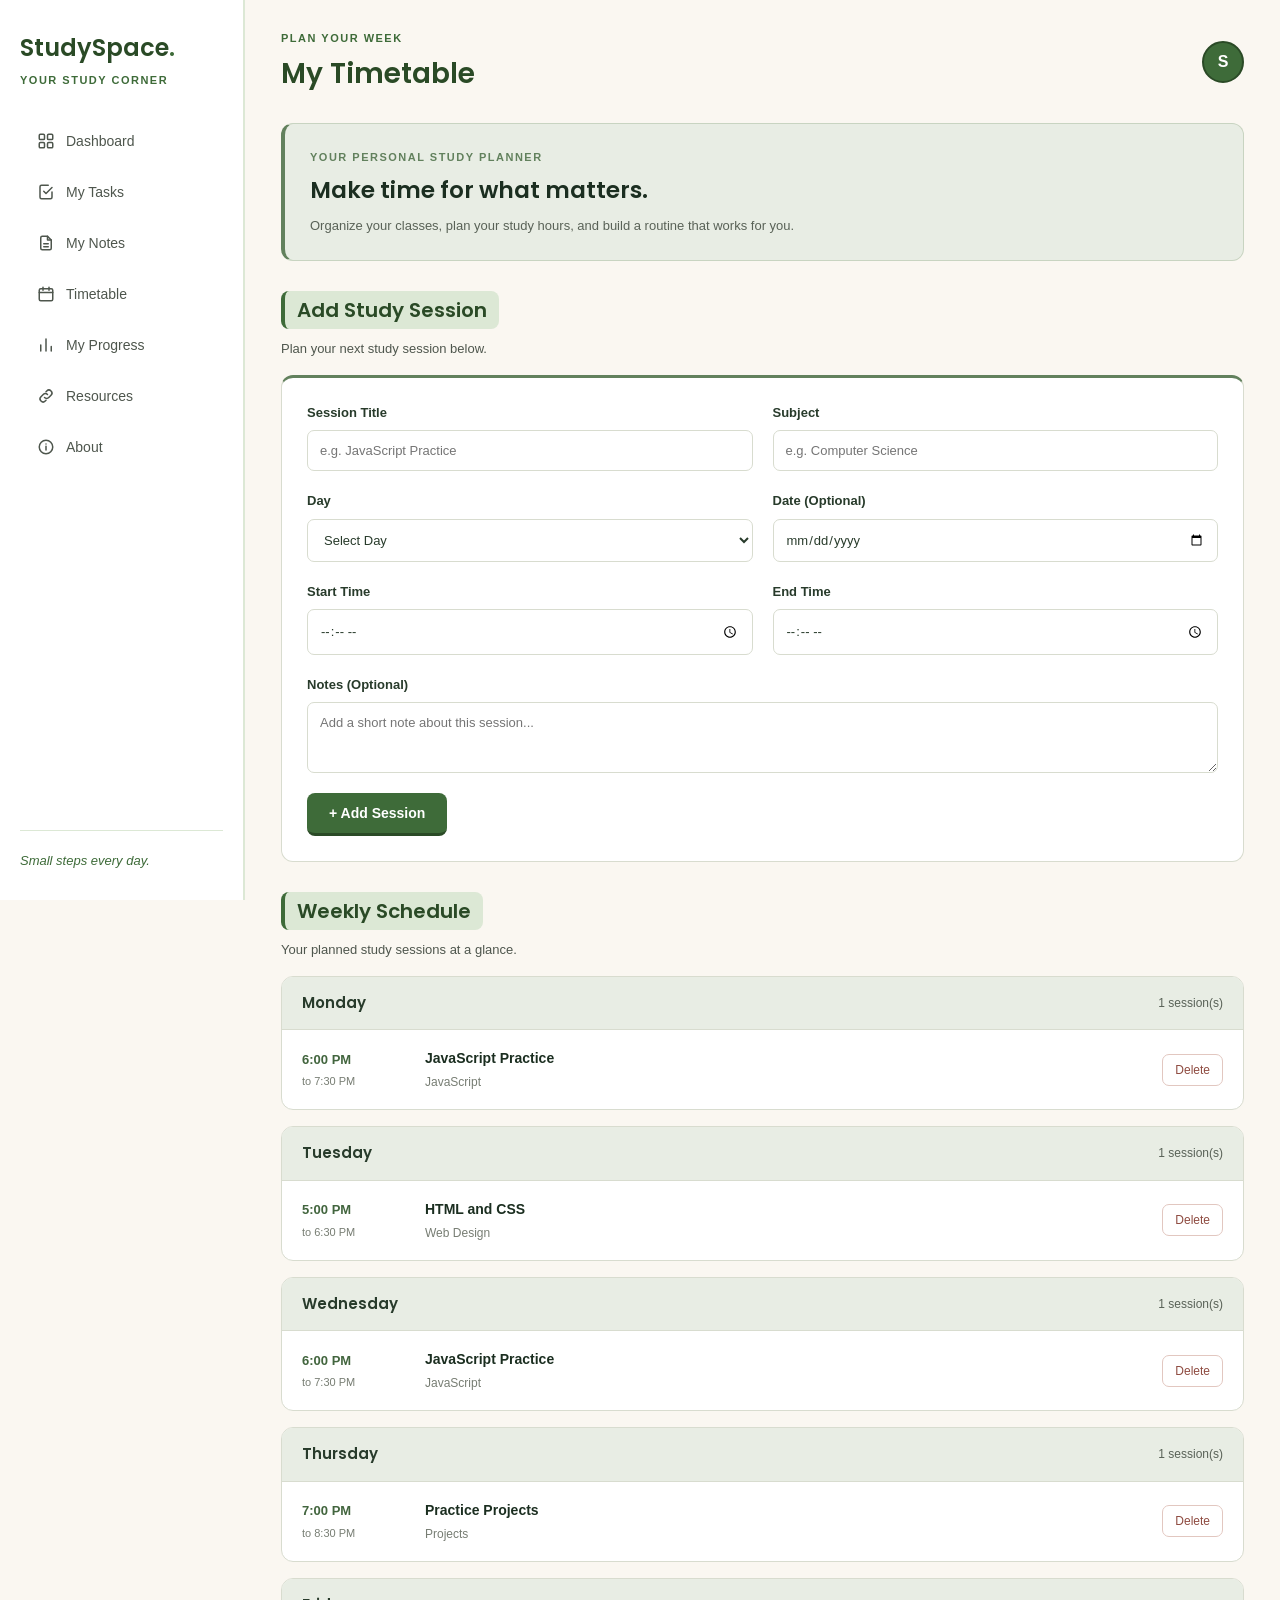
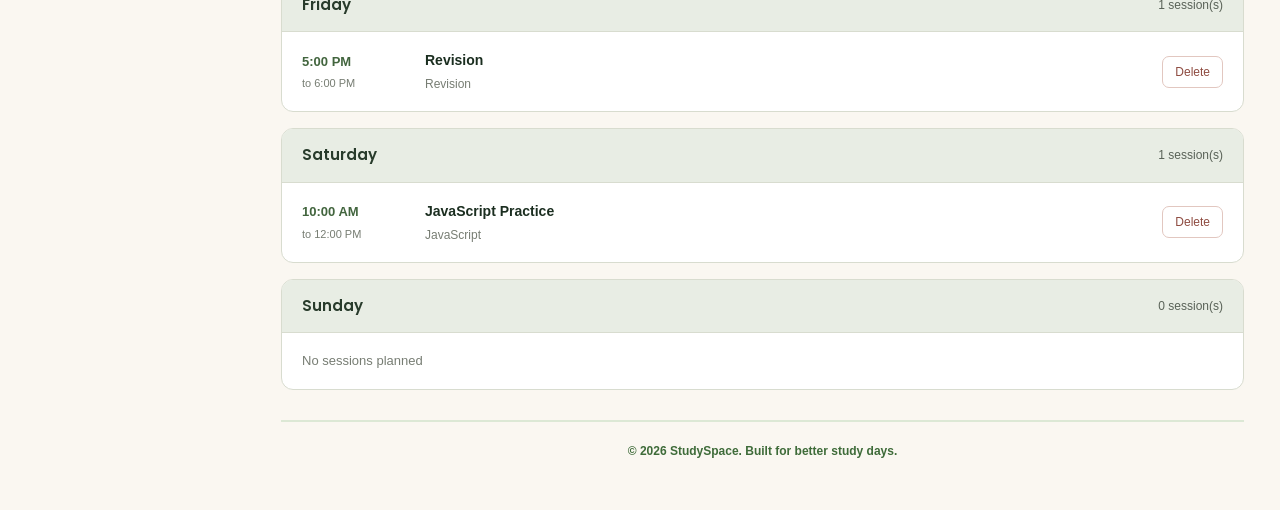
<file: Timetable.html>
<!DOCTYPE html>
<html lang="en">
<head>
    <meta charset="UTF-8">
    <meta name="viewport" content="width=device-width, initial-scale=1.0">
    <title>Timetable | StudySpace</title>
    <link rel="preconnect" href="https://fonts.googleapis.com">
    <link rel="preconnect" href="https://fonts.gstatic.com" crossorigin>
    <link href="https://fonts.googleapis.com/css2?family=Poppins:wght@400;500;600&display=swap" rel="stylesheet">
    <link rel="stylesheet" href="assets/style.css">
</head>
<body class="timetable-page">

    <div class="container">

        <aside class="sidebar">
            <div class="sidebar-top">
                <h2 class="logo">StudySpace<span>.</span></h2>
                <p class="side-text">YOUR STUDY CORNER</p>
            </div>

            <nav>
                <a href="index.html">
                    <svg class="icon" viewBox="0 0 24 24"><rect x="3" y="3" width="7" height="7" rx="1.5"/><rect x="14" y="3" width="7" height="7" rx="1.5"/><rect x="3" y="14" width="7" height="7" rx="1.5"/><rect x="14" y="14" width="7" height="7" rx="1.5"/></svg>
                    <span>Dashboard</span>
                </a>
                <a href="tasks.html">
                    <svg class="icon" viewBox="0 0 24 24"><path d="M9 11l3 3 8-8"/><path d="M20 12v7a2 2 0 0 1-2 2H6a2 2 0 0 1-2-2V5a2 2 0 0 1 2-2h9"/></svg>
                    <span>My Tasks</span>
                </a>
                <a href="notes.html">
                    <svg class="icon" viewBox="0 0 24 24"><path d="M14 3H7a2 2 0 0 0-2 2v14a2 2 0 0 0 2 2h10a2 2 0 0 0 2-2V8z"/><path d="M14 3v5h5"/><path d="M9 13h6M9 17h6"/></svg>
                    <span>My Notes</span>
                </a>
                <a href="timetable.html" class="active">
                    <svg class="icon" viewBox="0 0 24 24"><rect x="3" y="5" width="18" height="16" rx="2"/><path d="M3 10h18M8 3v4M16 3v4"/></svg>
                    <span>Timetable</span>
                </a>
                <a href="progress.html">
                    <svg class="icon" viewBox="0 0 24 24"><path d="M5 20V12M12 20V4M19 20v-6"/></svg>
                    <span>My Progress</span>
                </a>
                <a href="resources.html">
                    <svg class="icon" viewBox="0 0 24 24"><path d="M10 14a4 4 0 0 0 5.7 0l3-3a4 4 0 0 0-5.7-5.7l-1 1"/><path d="M14 10a4 4 0 0 0-5.7 0l-3 3a4 4 0 0 0 5.7 5.7l1-1"/></svg>
                    <span>Resources</span>
                </a>
                <a href="about.html">
                    <svg class="icon" viewBox="0 0 24 24"><circle cx="12" cy="12" r="9"/><path d="M12 11v5M12 8h.01"/></svg>
                    <span>About</span>
                </a>
            </nav>

            <div class="sidebar-bottom">
                <p>Small steps every day.</p>
            </div>
        </aside>

        <main class="main-content">

            <header class="topbar">
                <div>
                    <p class="welcome-small">PLAN YOUR WEEK</p>
                    <h1>My Timetable</h1>
                </div>
                <div class="profile">S</div>
            </header>

            <section class="tt-intro">
                <p class="tt-label">YOUR PERSONAL STUDY PLANNER</p>
                <h2>Make time for what matters.</h2>
                <p>Organize your classes, plan your study hours, and build a routine that works for you.</p>
            </section>

            <section class="dashboard-section">
                <div class="section-heading">
                    <div>
                        <h2>Add Study Session</h2>
                        <p>Plan your next study session below.</p>
                    </div>
                </div>

                <form id="sessionForm" class="tt-form">

                    <div class="form-group">
                        <label for="sessionTitle">Session Title</label>
                        <input type="text" id="sessionTitle" placeholder="e.g. JavaScript Practice" maxlength="60" required>
                    </div>

                    <div class="form-group">
                        <label for="sessionSubject">Subject</label>
                        <input type="text" id="sessionSubject" placeholder="e.g. Computer Science" maxlength="40" required>
                    </div>

                    <div class="form-group">
                        <label for="sessionDay">Day</label>
                        <select id="sessionDay" required>
                            <option value="">Select Day</option>
                            <option value="Monday">Monday</option>
                            <option value="Tuesday">Tuesday</option>
                            <option value="Wednesday">Wednesday</option>
                            <option value="Thursday">Thursday</option>
                            <option value="Friday">Friday</option>
                            <option value="Saturday">Saturday</option>
                            <option value="Sunday">Sunday</option>
                        </select>
                    </div>

                    <div class="form-group">
                        <label for="sessionDate">Date (Optional)</label>
                        <input type="date" id="sessionDate">
                    </div>

                    <div class="form-group">
                        <label for="startTime">Start Time</label>
                        <input type="time" id="startTime" required>
                    </div>

                    <div class="form-group">
                        <label for="endTime">End Time</label>
                        <input type="time" id="endTime" required>
                    </div>

                    <div class="form-group tt-full">
                        <label for="sessionNotes">Notes (Optional)</label>
                        <textarea id="sessionNotes" rows="3" maxlength="200" placeholder="Add a short note about this session..."></textarea>
                    </div>

                    <p id="sessionError" class="form-error tt-full" hidden></p>

                    <button type="submit" class="primary-btn">+ Add Session</button>

                </form>
            </section>

            <section class="dashboard-section">
                <div class="section-heading">
                    <div>
                        <h2>Weekly Schedule</h2>
                        <p>Your planned study sessions at a glance.</p>
                    </div>
                </div>

                <div id="weeklySchedule" class="tt-schedule">
                    <div class="empty-state">
                        <h3>No sessions planned yet</h3>
                        <p>Add your first session to organize your week.</p>
                    </div>
                </div>
            </section>

            <footer>
                &copy; 2026 StudySpace. Built for better study days.
            </footer>

        </main>
    </div>

     <script src="assets/Javascript/storage.js"></script>
    <script src="assets/Javascript/data.js"></script>
    <script src="assets/Javascript/main.js"></script>
    <script src="assets/Javascript/timetable.js"></script>


</body>
</html>
</file>
<file: assets/style.css>
/* Colors and sizes */
:root {
    --bg: #FAF7F1;
    --primary: #3E6B39;
    --primary-dark: #2A4A26;
    --primary-light: #DCE8D5;
    --dark: #1B2E20;
    --card: #FFFFFF;
    --soft: #E8EFE3;
    --muted: #4E564D;
    --border: #C9D8C0;
    --radius: 14px;
    --shadow: 0 2px 8px rgba(27, 46, 32, 0.10);
}

/* Reset */
* { margin: 0; padding: 0; box-sizing: border-box; }
body { font-family: Arial, sans-serif; background-color: var(--bg); color: var(--dark); line-height: 1.5; -webkit-font-smoothing: antialiased; }
h1, h2, h3, .logo { font-family: 'Poppins', sans-serif; font-weight: 600; }

/* Layout */
.container { display: flex; min-height: 100vh; }

/* Sidebar */
.sidebar { width: 245px; flex-shrink: 0; background-color: var(--card); padding: 30px 20px; display: flex; flex-direction: column; border-right: 2px solid var(--primary-light); position: sticky; top: 0; height: 100vh; overflow-y: auto; }
.logo { font-size: 24px; margin-bottom: 6px; white-space: nowrap; color: var(--primary-dark); }
.logo span { color: var(--primary); }
.side-text { font-size: 11px; color: var(--primary); margin-bottom: 30px; letter-spacing: 1.5px; font-weight: bold; }
nav { display: flex; flex-direction: column; gap: 6px; }
nav a { display: flex; align-items: center; gap: 11px; text-decoration: none; color: var(--muted); padding: 12px 14px; border-radius: 10px; font-size: 14px; border-left: 3px solid transparent; transition: background 0.2s, color 0.2s; white-space: nowrap; }
nav a:hover, nav a.active { background-color: var(--soft); color: var(--primary-dark); }
nav a.active { border-left-color: var(--primary); font-weight: bold; }
.icon { width: 18px; height: 18px; flex-shrink: 0; stroke: currentColor; stroke-width: 2; fill: none; stroke-linecap: round; stroke-linejoin: round; }
.sidebar-bottom { margin-top: auto; padding-top: 20px; font-size: 13px; color: var(--primary); border-top: 1px solid var(--primary-light); font-style: italic; }

/* Main */
.main-content { flex: 1; padding: 30px 36px; min-width: 0; }
.topbar { display: flex; justify-content: space-between; align-items: center; margin-bottom: 28px; }
.welcome-small { font-size: 11px; color: var(--primary); letter-spacing: 1.5px; margin-bottom: 6px; font-weight: bold; }
.topbar h1 { font-size: 28px; color: var(--primary-dark); }
.profile { width: 42px; height: 42px; border-radius: 50%; background-color: var(--primary); color: white; display: flex; align-items: center; justify-content: center; font-weight: bold; flex-shrink: 0; border: 2px solid var(--primary-dark); }

/* Sections */
.dashboard-section { margin-bottom: 30px; }
.section-heading { display: flex; justify-content: space-between; align-items: center; gap: 15px; margin-bottom: 16px; flex-wrap: wrap; }
.section-heading h2 { font-size: 20px; margin-bottom: 4px; color: var(--primary-dark); background-color: var(--primary-light); display: inline-block; padding: 4px 12px; border-radius: 8px; border-left: 4px solid var(--primary); }
.section-heading p { font-size: 13px; color: var(--muted); margin-top: 6px; }

/* Tasks form */
.form-card { background-color: var(--card); padding: 25px; border-radius: var(--radius); border: 2px solid var(--primary-light); border-top: 4px solid var(--primary); box-shadow: var(--shadow); }
.form-row { display: grid; grid-template-columns: 2fr 1fr 1fr; gap: 15px; margin-bottom: 15px; }
.form-group { display: flex; flex-direction: column; }
.form-group label { font-size: 12px; color: var(--primary-dark); margin-bottom: 6px; font-weight: bold; }
.form-group input, .form-group textarea { padding: 10px 12px; border: 2px solid var(--border); border-radius: 8px; font-size: 14px; font-family: Arial, sans-serif; background-color: #FDFBF6; color: var(--dark); }
.form-group input:focus, .form-group textarea:focus { outline: none; border-color: var(--primary); background-color: #FFFFFF; }
.form-group textarea { resize: vertical; min-height: 60px; margin-bottom: 15px; }
.form-row-priority { display: flex; align-items: center; gap: 15px; margin-top: 16px; flex-wrap: wrap; }
.form-row-priority label { font-size: 12px; color: var(--primary-dark); font-weight: bold; }
.priority-buttons { display: flex; gap: 8px; }
.priority-btn { padding: 8px 16px; border: 2px solid var(--border); background-color: #FDFBF6; color: var(--muted); border-radius: 8px; font-size: 13px; cursor: pointer; font-family: Arial, sans-serif; font-weight: bold; transition: all 0.2s; }
.priority-btn:hover { background-color: var(--soft); color: var(--dark); }
.priority-btn.active[data-priority="High"] { background-color: #F5D5CC; color: #8B3A1F; border-color: #C97A5B; }
.priority-btn.active[data-priority="Medium"] { background-color: #F5EAC4; color: #7A5B1E; border-color: #C9A84A; }
.priority-btn.active[data-priority="Low"] { background-color: var(--primary-light); color: var(--primary-dark); border-color: var(--primary); }
.form-error { color: #B85C4A; font-size: 13px; margin-top: 10px; min-height: 18px; font-weight: bold; }

/* Buttons */
.primary-btn { display: inline-block; background-color: var(--primary); color: white; padding: 12px 22px; border-radius: 8px; text-decoration: none; font-size: 14px; font-weight: bold; border: none; cursor: pointer; font-family: Arial, sans-serif; transition: background 0.2s; border-bottom: 3px solid var(--primary-dark); }
.primary-btn:hover { background-color: var(--primary-dark); }

/* Filters and search */
.filter-buttons { display: flex; gap: 8px; margin-bottom: 16px; flex-wrap: wrap; }
.filter-btn, .sort-btn { padding: 8px 16px; border: 2px solid var(--border); background-color: #FDFBF6; color: var(--muted); border-radius: 8px; font-size: 13px; cursor: pointer; font-family: Arial, sans-serif; transition: all 0.2s; font-weight: bold; }
.sort-btn { padding: 8px 14px; font-size: 12px; }
.filter-btn:hover, .sort-btn:hover { background-color: var(--soft); color: var(--dark); }
.filter-btn.active, .sort-btn.active { background-color: var(--primary); color: white; border-color: var(--primary); }
.tasks-toolbar { display: flex; justify-content: space-between; align-items: center; gap: 12px; margin-bottom: 16px; flex-wrap: wrap; }
.tasks-toolbar input { padding: 10px 14px; border: 2px solid var(--border); border-radius: 8px; font-size: 13px; font-family: Arial, sans-serif; background-color: #FDFBF6; color: var(--dark); flex: 1; min-width: 180px; }
.tasks-toolbar input:focus { outline: none; border-color: var(--primary); background-color: #FFFFFF; }
.sort-buttons { display: flex; align-items: center; gap: 6px; flex-wrap: wrap; }
.sort-label { font-size: 13px; color: var(--primary-dark); font-weight: bold; }

/* Task list */
.task-list { background-color: var(--card); padding: 25px; border-radius: var(--radius); border: 2px solid var(--primary-light); border-top: 4px solid var(--primary); box-shadow: var(--shadow); }
.task-item { display: flex; justify-content: space-between; align-items: center; gap: 15px; padding: 16px 12px; border-bottom: 1px solid var(--primary-light); border-left: 4px solid transparent; transition: all 0.2s; border-radius: 6px; }
.task-item:last-child { border-bottom: none; }
.task-item:hover { background-color: #F5F8F2; border-left-color: var(--primary); }
.task-left h4 { font-size: 15px; margin: 6px 0; color: var(--primary-dark); }
.task-meta { display: flex; gap: 6px; align-items: center; flex-wrap: wrap; margin-bottom: 2px; }
.task-subject { font-size: 11px; background: var(--primary-light); color: var(--primary-dark); padding: 2px 8px; border-radius: 6px; font-weight: bold; }
.task-priority { font-size: 10px; padding: 2px 8px; border-radius: 6px; font-weight: bold; text-transform: uppercase; }
.priority-high { background-color: #F5D5CC; color: #8B3A1F; }
.priority-medium { background-color: #F5EAC4; color: #7A5B1E; }
.priority-low { background-color: var(--primary-light); color: var(--primary-dark); }
.task-desc { font-size: 13px; color: var(--muted); margin: 4px 0; font-style: italic; }
.task-left small { color: var(--primary); font-size: 12px; font-weight: bold; }
.task-item.done { opacity: 0.7; }
.task-item.done h4 { text-decoration: line-through; color: var(--muted); }
.task-status { font-size: 12px; color: var(--primary); white-space: nowrap; font-weight: bold; }
.task-item.overdue .task-status { color: #B85C4A; }
.task-actions { display: flex; gap: 8px; flex-shrink: 0; }
.btn-small { padding: 7px 12px; border: 2px solid var(--border); background-color: var(--card); color: var(--dark); border-radius: 6px; font-size: 12px; cursor: pointer; font-family: Arial, sans-serif; white-space: nowrap; transition: all 0.2s; font-weight: bold; }
.btn-small:hover { background-color: var(--soft); }
.task-actions .btn-small:first-child, .btn-edit { border-color: var(--primary); color: var(--primary); }
.task-actions .btn-small:first-child:hover, .btn-edit:hover { background-color: var(--primary); color: white; }
.btn-delete { color: #B85C4A; border-color: #E5C4BC; }
.btn-delete:hover { background-color: #F5E4E0; }

/* Empty state */
.empty-state { text-align: center; padding: 25px 10px; }
.empty-state h3 { margin-bottom: 6px; font-size: 17px; color: var(--primary-dark); }
.empty-state p { color: var(--muted); font-size: 13px; }
.empty-icon { width: 48px; height: 48px; stroke: var(--primary); stroke-width: 1.5; fill: none; stroke-linecap: round; stroke-linejoin: round; margin-bottom: 12px; opacity: 0.7; }

/* Dashboard */
.welcome-banner { background-color: var(--primary-light); border: 2px solid var(--primary); border-left: 6px solid var(--primary); border-radius: var(--radius); padding: 32px; margin-bottom: 25px; display: flex; justify-content: space-between; align-items: center; gap: 24px; }
.banner-text { flex: 1; }
.banner-label { font-size: 11px; color: var(--primary); font-weight: bold; letter-spacing: 1.5px; margin-bottom: 12px; }
.welcome-banner h2 { font-size: 27px; margin-bottom: 10px; color: var(--primary-dark); }
.welcome-banner p:not(.banner-label) { color: var(--muted); line-height: 1.6; font-size: 14px; margin-bottom: 22px; }
.banner-icon { flex-shrink: 0; }
.banner-icon svg { width: 100px; height: 100px; stroke: var(--primary); stroke-width: 1.5; fill: none; stroke-linecap: round; stroke-linejoin: round; opacity: 0.75; }
.stats { display: grid; grid-template-columns: repeat(4, 1fr); gap: 18px; margin-bottom: 30px; }
.stat-card { background-color: var(--card); padding: 22px; border-radius: var(--radius); border: 2px solid var(--primary-light); border-top: 4px solid var(--primary); box-shadow: var(--shadow); }
.stat-card p { color: var(--primary-dark); font-size: 13px; font-weight: bold; }
.stat-card h2 { font-size: 30px; margin: 10px 0; color: var(--primary); }
.stat-card span { color: var(--muted); font-size: 12px; }
.view-link { color: var(--primary); text-decoration: none; font-size: 13px; font-weight: bold; white-space: nowrap; }
.view-link:hover { color: var(--primary-dark); text-decoration: underline; }
.overview-card { background-color: var(--card); padding: 25px; border-radius: var(--radius); border: 2px solid var(--primary-light); border-left: 6px solid var(--primary); box-shadow: var(--shadow); }
.overview-text { display: flex; justify-content: space-between; align-items: center; margin-bottom: 16px; }
.overview-text span { font-size: 14px; color: var(--primary-dark); font-weight: bold; }
.overview-text h2 { font-size: 24px; color: var(--primary); }
.progress-track { height: 12px; background-color: var(--primary-light); border-radius: 10px; overflow: hidden; border: 1px solid var(--primary); }
.progress-fill { width: 0%; height: 100%; background-color: var(--primary); border-radius: 10px; transition: width 0.4s ease; }
.overview-card > p { font-size: 12px; color: var(--muted); margin-top: 15px; font-style: italic; }

/* Footer */
footer { text-align: center; color: var(--primary); font-size: 12px; padding: 20px 0; border-top: 2px solid var(--primary-light); font-weight: bold; }

/* Notes page */
.notes-page .notes-intro { background-color: #EDF1E9; border: 1px solid #D4DDCE; border-left: 4px solid #688365; border-radius: 12px; padding: 26px; margin-bottom: 30px; }
.notes-page .notes-label { color: #688365; font-size: 11px; font-weight: 600; letter-spacing: 1.5px; margin-bottom: 9px; }
.notes-page .notes-intro h2 { font-size: 23px; margin-bottom: 8px; }
.notes-page .notes-intro p:last-child { color: #626B5F; font-size: 13px; }
.notes-page .notes-form { background-color: #FFFFFF; border: 1px solid #D9DED4; border-top: 3px solid #688365; border-radius: 12px; padding: 25px; display: grid; grid-template-columns: repeat(2, minmax(0, 1fr)); gap: 20px; }
.notes-page .notes-form .form-group { display: flex; flex-direction: column; gap: 8px; min-width: 0; }
.notes-page .notes-form label { font-size: 13px; font-weight: 600; color: #29392B; margin-bottom: 0; }
.notes-page .notes-form input, .notes-page .notes-form select, .notes-page .notes-form textarea { width: 100%; padding: 12px; font-family: Arial, sans-serif; font-size: 13px; color: #29392B; background-color: #FFFFFF; border: 1px solid #D9DED4; border-radius: 7px; outline: none; }
.notes-page .notes-form input:focus, .notes-page .notes-form select:focus, .notes-page .notes-form textarea:focus { border-color: #688365; }
.notes-page .notes-form textarea { resize: vertical; line-height: 1.7; margin-bottom: 0; }
.notes-page .notes-full { grid-column: 1 / -1; }
.notes-page #characterCount { color: #777D73; text-align: right; font-size: 11px; }
.notes-page .notes-error { background-color: #F8EAE6; color: #A34738; border: 1px solid #E2C7C0; border-radius: 7px; padding: 10px; font-size: 13px; }
.notes-page .notes-error[hidden] { display: none; }
.notes-page .notes-form button { justify-self: start; }
.notes-page .notes-toolbar { display: flex; gap: 12px; margin-bottom: 20px; }
.notes-page .notes-toolbar input, .notes-page .notes-toolbar select { padding: 12px; border: 1px solid #D9DED4; border-radius: 8px; background-color: #FFFFFF; color: #29392B; font-family: Arial, sans-serif; font-size: 13px; outline: none; }
.notes-page .notes-toolbar input { flex: 1; min-width: 0; }
.notes-page .notes-toolbar select { width: 190px; }
.notes-page .notes-toolbar input:focus, .notes-page .notes-toolbar select:focus { border-color: #688365; }
.notes-page .notes-grid { display: grid; grid-template-columns: repeat(2, minmax(0, 1fr)); gap: 18px; }
.notes-page .note-card { background-color: #FFFFFF; border: 1px solid #D9DED4; border-top: 3px solid #A4B89B; border-radius: 11px; padding: 20px; min-width: 0; }
.notes-page .note-card-top { display: flex; justify-content: space-between; align-items: center; gap: 10px; margin-bottom: 14px; }
.notes-page .note-subject { background-color: #EDF1E9; color: #496345; padding: 5px 9px; border-radius: 6px; font-size: 11px; font-weight: 600; }
.notes-page .note-delete { padding: 6px 10px; border: 1px solid #E2C7C0; border-radius: 6px; background-color: #FFFFFF; color: #975347; font-size: 11px; cursor: pointer; }
.notes-page .note-delete:hover { background-color: #F8EAE6; }
.notes-page .note-card h3 { font-size: 16px; margin-bottom: 12px; overflow-wrap: anywhere; }
.notes-page .note-content { color: #626B5F; font-size: 13px; line-height: 1.8; white-space: pre-wrap; overflow-wrap: anywhere; margin-bottom: 18px; }
.notes-page .note-date { display: block; color: #858A80; font-size: 11px; padding-top: 12px; border-top: 1px solid #E7EAE3; }
.notes-page .notes-empty { grid-column: 1 / -1; background-color: #FFFFFF; border: 1px solid #D9DED4; border-radius: 11px; padding: 35px 20px; text-align: center; }
.notes-page .notes-empty h3 { font-size: 16px; margin-bottom: 7px; }
.notes-page .notes-empty p { color: #777D73; font-size: 13px; }

/* Timetable page */
.timetable-page .tt-intro { background-color: #E8EDE4; border: 1px solid #C8D4C1; border-left: 4px solid #62815D; border-radius: 12px; padding: 25px; margin-bottom: 30px; }
.timetable-page .tt-label { color: #62815D; font-size: 11px; letter-spacing: 1.5px; font-weight: 600; margin-bottom: 8px; }
.timetable-page .tt-intro h2 { font-size: 23px; margin-bottom: 8px; }
.timetable-page .tt-intro > p:last-child { color: #596257; font-size: 13px; }
.timetable-page .tt-form { background-color: #FFFFFF; border: 1px solid #D8DCCF; border-top: 3px solid #62815D; border-radius: 12px; padding: 25px; display: grid; grid-template-columns: repeat(2, minmax(0, 1fr)); gap: 20px; }
.timetable-page .tt-form .form-group { display: flex; flex-direction: column; gap: 8px; }
.timetable-page .tt-form label { font-size: 13px; font-weight: 600; color: #283B2B; margin-bottom: 0; }
.timetable-page .tt-form input, .timetable-page .tt-form select, .timetable-page .tt-form textarea { width: 100%; padding: 12px; border: 1px solid #D8DCCF; border-radius: 7px; background-color: #FFFFFF; color: #283B2B; font-family: Arial, sans-serif; font-size: 13px; outline: none; }
.timetable-page .tt-form input:focus, .timetable-page .tt-form select:focus, .timetable-page .tt-form textarea:focus { border-color: #62815D; }
.timetable-page .tt-full { grid-column: 1 / -1; }
.timetable-page .tt-form textarea { resize: vertical; margin-bottom: 0; }
.timetable-page .tt-form button { justify-self: start; }
.timetable-page .tt-schedule { display: flex; flex-direction: column; gap: 16px; }
.timetable-page .tt-day { background-color: #FFFFFF; border: 1px solid #D8DCCF; border-radius: 12px; overflow: hidden; }
.timetable-page .tt-day-heading { display: flex; justify-content: space-between; align-items: center; gap: 12px; padding: 15px 20px; background-color: #E8EDE4; border-bottom: 1px solid #D8DCCF; }
.timetable-page .tt-day-heading h3 { font-size: 15px; color: #283B2B; }
.timetable-page .tt-day-heading span { font-size: 12px; color: #596257; }
.timetable-page .tt-empty { padding: 18px 20px; color: #777D73; font-size: 13px; }
.timetable-page .tt-session { display: flex; align-items: center; gap: 18px; padding: 18px 20px; border-bottom: 1px solid #E7E8E0; }
.timetable-page .tt-session:last-child { border-bottom: none; }
.timetable-page .tt-session-time { min-width: 105px; color: #42653E; font-size: 13px; font-weight: 600; }
.timetable-page .tt-session-time span { display: block; font-size: 11px; color: #777D73; font-weight: normal; margin-top: 4px; }
.timetable-page .tt-session-info { flex: 1; min-width: 0; }
.timetable-page .tt-session-info h4 { font-size: 14px; margin-bottom: 4px; overflow-wrap: anywhere; }
.timetable-page .tt-session-info p, .timetable-page .tt-session-info small { color: #777D73; font-size: 12px; }
.timetable-page .tt-session-info .tt-notes { margin-top: 6px; overflow-wrap: anywhere; }
.timetable-page .tt-delete { padding: 8px 12px; background-color: #FFFFFF; color: #8E4B40; border: 1px solid #E2C7C0; border-radius: 7px; cursor: pointer; font-size: 12px; }
.timetable-page .tt-delete:hover { background-color: #F8EAE6; }
.timetable-page .form-error { color: #A34738; background-color: #F8EAE6; border: 1px solid #E2C7C0; border-radius: 7px; padding: 10px; font-size: 13px; }
.timetable-page .form-error[hidden] { display: none; }

/* Progress page */
.progress-page .progress-intro { background-color: #edf1e9; border: 1px solid #d4ddce; border-radius: 12px; padding: 24px; margin-bottom: 24px; }
.progress-page .progress-intro h2 { color: #40583e; margin-bottom: 8px; }
.progress-page .progress-intro p { color: #687566; line-height: 1.6; }
.progress-page .progress-stats { display: grid; grid-template-columns: repeat(3, 1fr); gap: 18px; margin-bottom: 24px; }
.progress-page .progress-card { background-color: white; border: 1px solid #d4ddce; border-radius: 12px; padding: 22px; }
.progress-page .progress-card p { color: #657361; margin-bottom: 12px; }
.progress-page .progress-card h2 { color: #40583e; font-size: 30px; margin-bottom: 8px; }
.progress-page .progress-card span { color: #888f85; font-size: 13px; }
.progress-page .progress-panel { background-color: white; border: 1px solid #d4ddce; border-radius: 12px; padding: 24px; margin-bottom: 22px; }
.progress-page .progress-heading { display: flex; justify-content: space-between; align-items: center; gap: 15px; margin-bottom: 20px; }
.progress-page .progress-heading h2 { color: #40583e; margin-bottom: 8px; }
.progress-page .progress-heading p { color: #788174; font-size: 14px; line-height: 1.5; }
.progress-page #progressPercent { font-size: 26px; white-space: nowrap; }
.progress-page .progress-track { width: 100%; height: 10px; background-color: #edf1e9; border-radius: 10px; overflow: hidden; border: none; }
.progress-page .progress-fill { height: 100%; width: 0%; background-color: #688365; border-radius: 10px; transition: width 0.3s ease; }
.progress-page .progress-message { color: #657361; margin-top: 16px; line-height: 1.6; }
.progress-page .subject-progress-item { margin-bottom: 22px; }
.progress-page .subject-progress-heading { display: flex; justify-content: space-between; gap: 12px; color: #52634f; margin-bottom: 10px; font-size: 14px; }
.progress-page .empty-progress { color: #788174; padding: 12px 0; }
.progress-page footer { border-top: none; color: #788174; font-weight: normal; font-size: 13px; }

/* Resources page */
.resources-page .resources-intro { background-color: #edf1e9; border: 1px solid #d4ddce; border-radius: 12px; padding: 25px; margin-bottom: 25px; }
.resources-page .resources-intro h2 { color: #40583e; margin-bottom: 10px; }
.resources-page .resources-intro p { color: #687566; line-height: 1.7; max-width: 600px; }
.resources-page .resources-section { margin-bottom: 25px; }
.resources-page .resources-heading { margin-bottom: 20px; }
.resources-page .resources-heading h2 { color: #40583e; margin-bottom: 8px; }
.resources-page .resources-heading p { color: #788174; font-size: 14px; }
.resources-page .resource-filters { display: flex; flex-wrap: wrap; gap: 10px; margin-bottom: 22px; }
.resources-page .resource-filter { background-color: white; border: 1px solid #d4ddce; color: #52634f; padding: 10px 16px; border-radius: 7px; cursor: pointer; font-size: 13px; }
.resources-page .resource-filter:hover, .resources-page .resource-filter.active { background-color: #688365; border-color: #688365; color: white; }
.resources-page .resources-grid { display: grid; grid-template-columns: repeat(3, minmax(0, 1fr)); gap: 18px; }
.resources-page .resource-card { background-color: white; border: 1px solid #d4ddce; border-radius: 10px; padding: 22px; display: flex; flex-direction: column; align-items: flex-start; }
.resources-page .resource-category { color: #688365; font-size: 11px; letter-spacing: 1px; margin-bottom: 14px; }
.resources-page .resource-card h3 { color: #40583e; margin-bottom: 10px; }
.resources-page .resource-card p { color: #788174; font-size: 14px; line-height: 1.7; margin-bottom: 20px; flex-grow: 1; }
.resources-page .resource-card a { color: #526f4d; text-decoration: none; font-size: 13px; border-bottom: 1px solid #aab9a2; padding-bottom: 4px; }
.resources-page .resource-card a:hover { color: #344b31; }
.resources-page .resource-tip { background-color: white; border: 1px solid #d4ddce; border-radius: 10px; padding: 22px; margin-bottom: 25px; }
.resources-page .resource-tip h3 { color: #40583e; margin-bottom: 10px; }
.resources-page .resource-tip p { color: #788174; line-height: 1.7; }
.resources-page footer { border-top: none; color: #788174; font-weight: normal; font-size: 13px; }

/* About page */
.about-page .about-hero { display: grid; grid-template-columns: 1.1fr 0.9fr; gap: 25px; align-items: stretch; margin-bottom: 65px; }
.about-page .about-hero-content { padding: 30px 0; }
.about-page .about-label { color: #688365; font-size: 11px; font-weight: bold; letter-spacing: 2px; margin-bottom: 20px; }
.about-page .about-hero-content h2 { color: #354b34; font-size: 43px; line-height: 1.25; margin-bottom: 20px; font-weight: 600; }
.about-page .about-hero-content h2 span { display: block; color: #81977b; font-family: Georgia, serif; font-weight: normal; font-style: italic; }
.about-page .about-description { color: #747d70; font-size: 14px; line-height: 1.9; max-width: 420px; margin-bottom: 27px; }
.about-page .about-button { display: inline-block; background-color: #526d4e; color: white; text-decoration: none; padding: 13px 20px; border-radius: 5px; font-size: 13px; transition: background-color 0.2s; }
.about-page .about-button:hover { background-color: #354b34; }
.about-page .about-visual { background-color: #e7ecdf; border: 1px solid #d4ddce; padding: 25px; min-height: 320px; display: flex; flex-direction: column; justify-content: space-between; }
.about-page .visual-top, .about-page .visual-bottom { display: flex; justify-content: space-between; gap: 10px; color: #64755e; font-size: 10px; letter-spacing: 1px; }
.about-page .visual-line { width: 45px; height: 2px; background-color: #81977b; margin-top: 35px; }
.about-page .visual-content { padding: 30px 0; }
.about-page .visual-small { color: #71806a; font-size: 12px; margin-bottom: 14px; }
.about-page .visual-content h3 { color: #354b34; font-family: Georgia, serif; font-size: 29px; line-height: 1.5; font-weight: normal; }
.about-page .about-story { display: grid; grid-template-columns: 1fr 1fr; gap: 35px; padding: 35px 0; margin-bottom: 45px; border-top: 1px solid #dce3d6; border-bottom: 1px solid #dce3d6; }
.about-page .story-heading h2, .about-page .values-title h2 { color: #354b34; font-size: 30px; line-height: 1.5; font-family: Georgia, serif; font-weight: normal; }
.about-page .story-text p { color: #747d70; font-size: 14px; line-height: 1.9; margin-bottom: 15px; }
.about-page .about-features { margin-bottom: 65px; }
.about-page .about-section-heading { display: flex; justify-content: space-between; align-items: flex-end; gap: 20px; margin-bottom: 25px; }
.about-page .about-section-heading h2 { color: #354b34; font-size: 27px; }
.about-page .about-section-heading > p { color: #747d70; font-size: 13px; line-height: 1.7; max-width: 220px; }
.about-page .about-feature-grid { display: grid; grid-template-columns: repeat(2, minmax(0, 1fr)); gap: 15px; }
.about-page .about-feature { background-color: white; border: 1px solid #d4ddce; padding: 24px; min-height: 175px; transition: background-color 0.2s; }
.about-page .about-feature:hover { background-color: #f3f5ef; }
.about-page .feature-number { display: block; color: #81977b; font-family: Georgia, serif; font-size: 18px; margin-bottom: 17px; }
.about-page .about-feature h3 { color: #40583e; font-size: 16px; margin-bottom: 10px; }
.about-page .about-feature p { color: #788174; font-size: 13px; line-height: 1.8; }
.about-page .about-values { display: grid; grid-template-columns: 0.8fr 1.2fr; gap: 35px; padding: 35px 0; border-top: 1px solid #dce3d6; margin-bottom: 45px; }
.about-page .values-list { display: flex; flex-direction: column; }
.about-page .value-item { display: flex; gap: 20px; padding: 17px 0; border-bottom: 1px solid #dce3d6; }
.about-page .value-item:first-child { padding-top: 0; }
.about-page .value-item > span { color: #81977b; font-size: 13px; }
.about-page .value-item h3 { color: #40583e; font-size: 15px; margin-bottom: 8px; }
.about-page .value-item p { color: #788174; font-size: 13px; line-height: 1.7; }
.about-page .about-ending { background-color: #edf1e9; border: 1px solid #d4ddce; text-align: center; padding: 45px 25px; margin-bottom: 25px; }
.about-page .about-ending .about-label { margin-bottom: 15px; }
.about-page .about-ending h2 { color: #354b34; font-family: Georgia, serif; font-size: 34px; font-weight: normal; line-height: 1.5; margin-bottom: 15px; }
.about-page .about-ending > p:not(.about-label) { color: #747d70; font-size: 13px; line-height: 1.8; margin-bottom: 23px; }
.about-page footer { border-top: none; color: #788174; font-weight: normal; font-size: 13px; }

/* Tablet */
@media (max-width: 1000px) {
    .sidebar { width: 200px; padding: 24px 14px; }
    .main-content { padding: 24px; }
    .form-row { grid-template-columns: 1fr 1fr; }
    .stats { grid-template-columns: repeat(2, 1fr); }
    .banner-icon svg { width: 80px; height: 80px; }
}

/* Mobile: sidebar becomes a top bar */
@media (max-width: 650px) {
    .container { flex-direction: column; }
    .sidebar { width: 100%; height: auto; position: sticky; top: 0; z-index: 100; padding: 14px 16px; border-right: none; border-bottom: 2px solid var(--primary-light); flex-direction: row; align-items: center; justify-content: space-between; gap: 12px; overflow-x: auto; }
    .sidebar-top { display: flex; align-items: center; gap: 12px; flex-shrink: 0; }
    .logo { font-size: 20px; margin-bottom: 0; }
    .side-text, .sidebar-bottom { display: none; }
    nav { flex-direction: row; gap: 4px; flex-shrink: 0; }
    nav a { padding: 9px 10px; border-left: none; border-bottom: 2px solid transparent; border-radius: 8px; }
    nav a.active { border-left: none; border-bottom: 2px solid var(--primary); background-color: var(--soft); }
    nav a .icon + span { display: none; }
    .icon { width: 20px; height: 20px; }

    .main-content { padding: 18px; }
    .topbar h1 { font-size: 22px; }
    .form-row { grid-template-columns: 1fr; }
    .form-row-priority { flex-direction: column; align-items: stretch; }
    .tasks-toolbar { flex-direction: column; align-items: stretch; }
    .sort-buttons { justify-content: flex-start; }
    .task-item { flex-direction: column; align-items: stretch; }
    .task-actions { justify-content: flex-start; flex-wrap: wrap; }
    .welcome-banner { padding: 22px; flex-direction: column; align-items: flex-start; }
    .welcome-banner h2 { font-size: 21px; }
    .banner-icon { display: none; }
    .stats { gap: 10px; }
    .stat-card { padding: 16px; }
    .stat-card h2 { font-size: 24px; }

    .notes-page .notes-intro, .timetable-page .tt-intro { padding: 20px; }
    .notes-page .notes-intro h2, .timetable-page .tt-intro h2 { font-size: 20px; }
    .notes-page .notes-form, .timetable-page .tt-form { grid-template-columns: 1fr; padding: 18px; gap: 16px; }
    .notes-page .notes-full, .timetable-page .tt-full { grid-column: auto; }
    .notes-page .notes-form button, .timetable-page .tt-form button { width: 100%; text-align: center; }
    .notes-page .notes-toolbar { flex-direction: column; }
    .notes-page .notes-toolbar select { width: 100%; }
    .notes-page .notes-grid { grid-template-columns: 1fr; }
    .timetable-page .tt-session { flex-wrap: wrap; gap: 12px; padding: 15px; }
    .timetable-page .tt-session-time { min-width: 90px; }
    .timetable-page .tt-session-info { flex-basis: 55%; }
    .timetable-page .tt-delete { margin-left: auto; }
    .timetable-page .tt-day-heading { padding: 13px 15px; }
}

@media (max-width: 400px) {
    .sidebar { padding: 12px; }
    .logo { font-size: 18px; }
    .icon { width: 18px; height: 18px; }
    nav a { padding: 8px; }
    .main-content { padding: 14px; }
    .stats { grid-template-columns: 1fr; }
}

/* Progress, resources and about pages */
@media (max-width: 900px) {
    .resources-page .resources-grid { grid-template-columns: repeat(2, minmax(0, 1fr)); }
    .about-page .about-hero, .about-page .about-story, .about-page .about-values { grid-template-columns: 1fr; }
    .about-page .about-hero-content h2 { font-size: 36px; }
}

@media (max-width: 768px) {
    .progress-page .progress-stats { grid-template-columns: 1fr; }
    .progress-page .progress-heading { align-items: flex-start; }
    .progress-page .progress-panel { padding: 18px; }
}

@media (max-width: 600px) {
    .resources-page .resources-grid { grid-template-columns: 1fr; }
    .about-page .about-feature-grid { grid-template-columns: 1fr; }
    .about-page .about-section-heading { flex-direction: column; align-items: flex-start; }
    .about-page .about-ending h2 { font-size: 27px; }
    .about-page .visual-content h3 { font-size: 25px; }
}
</file>
